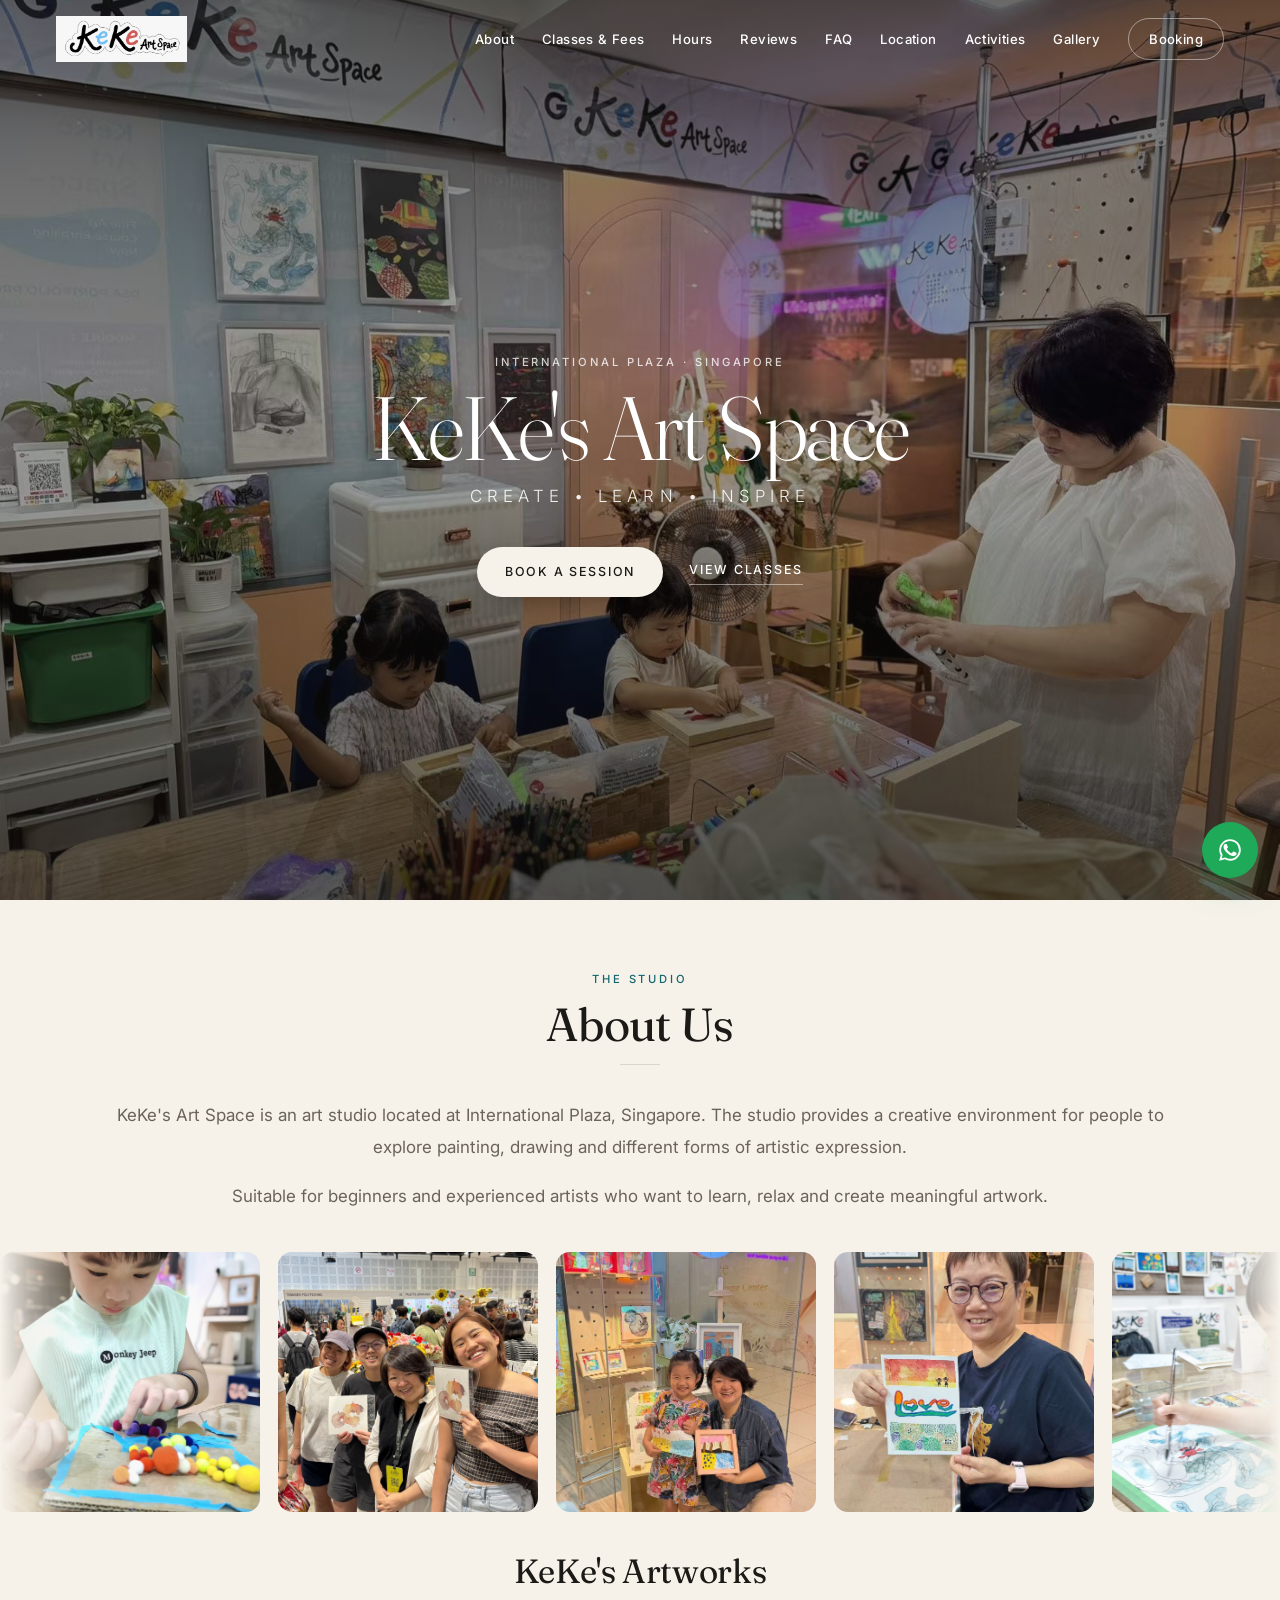
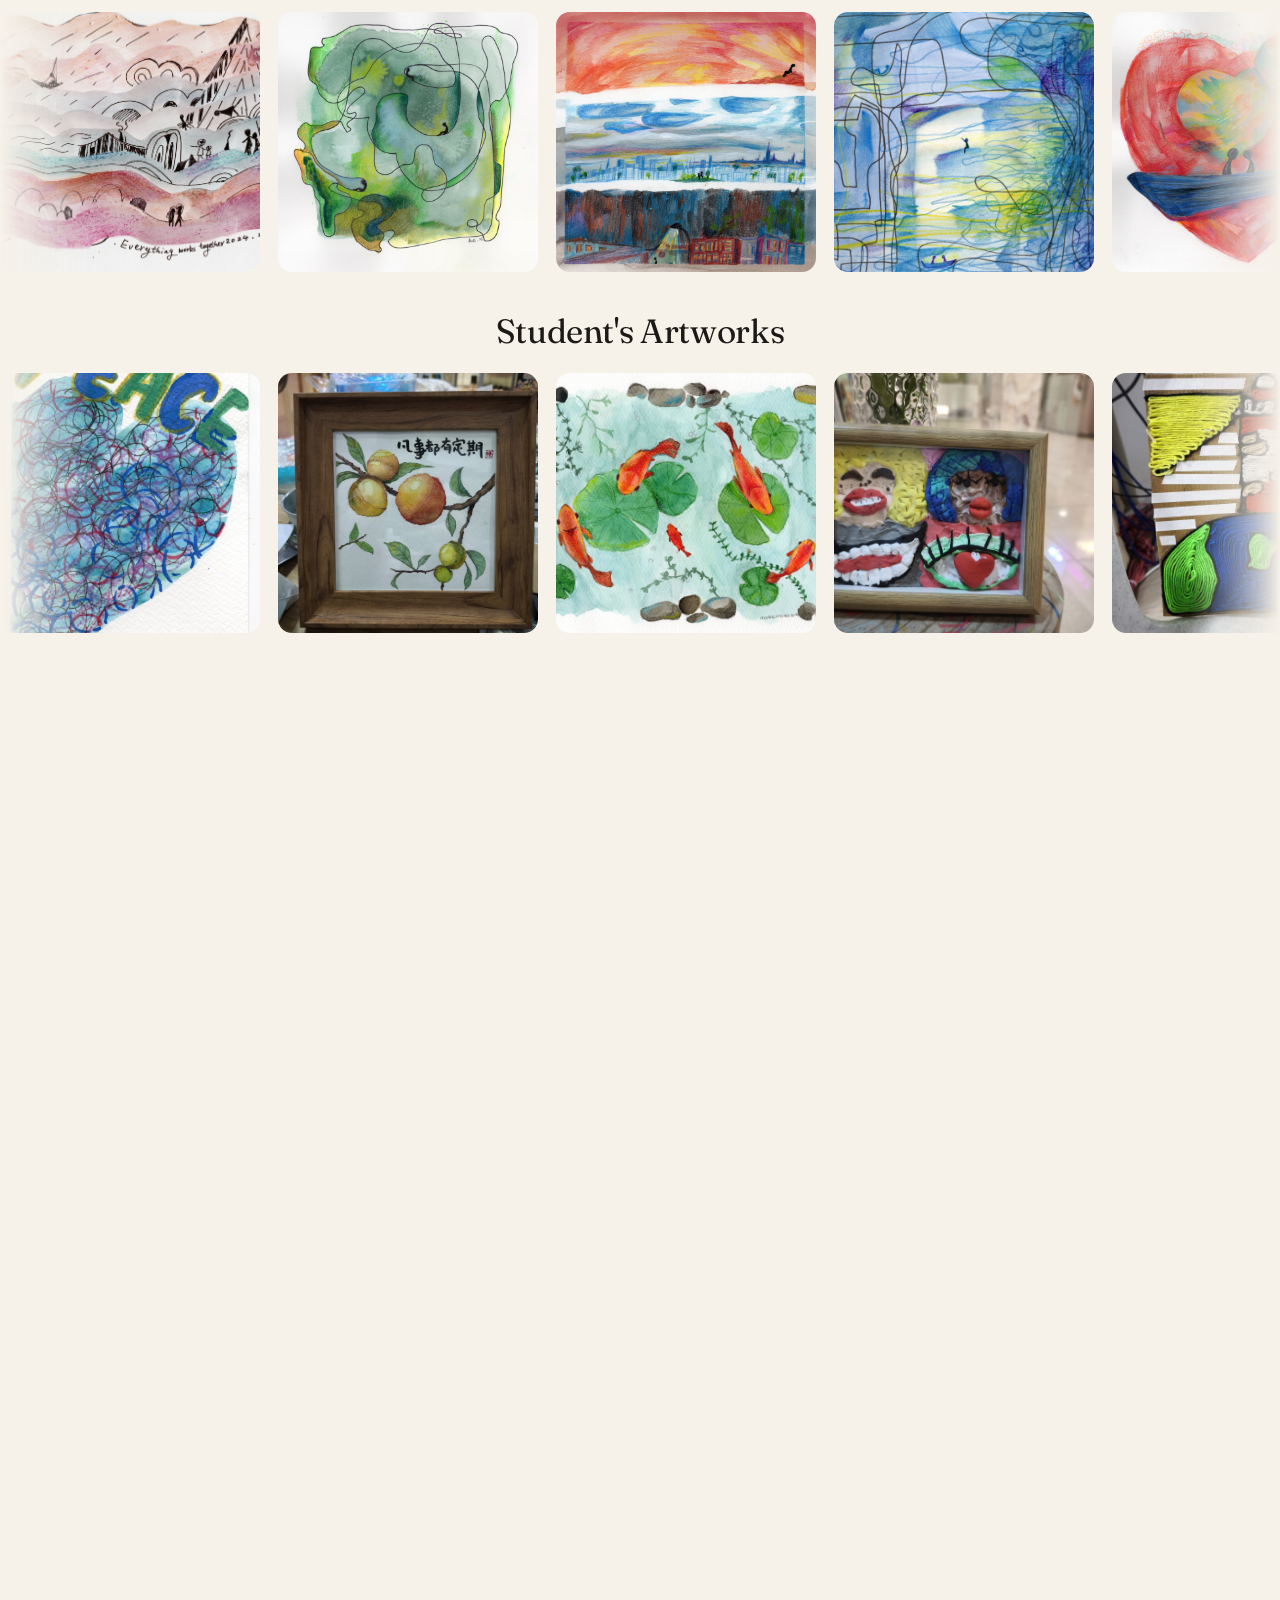
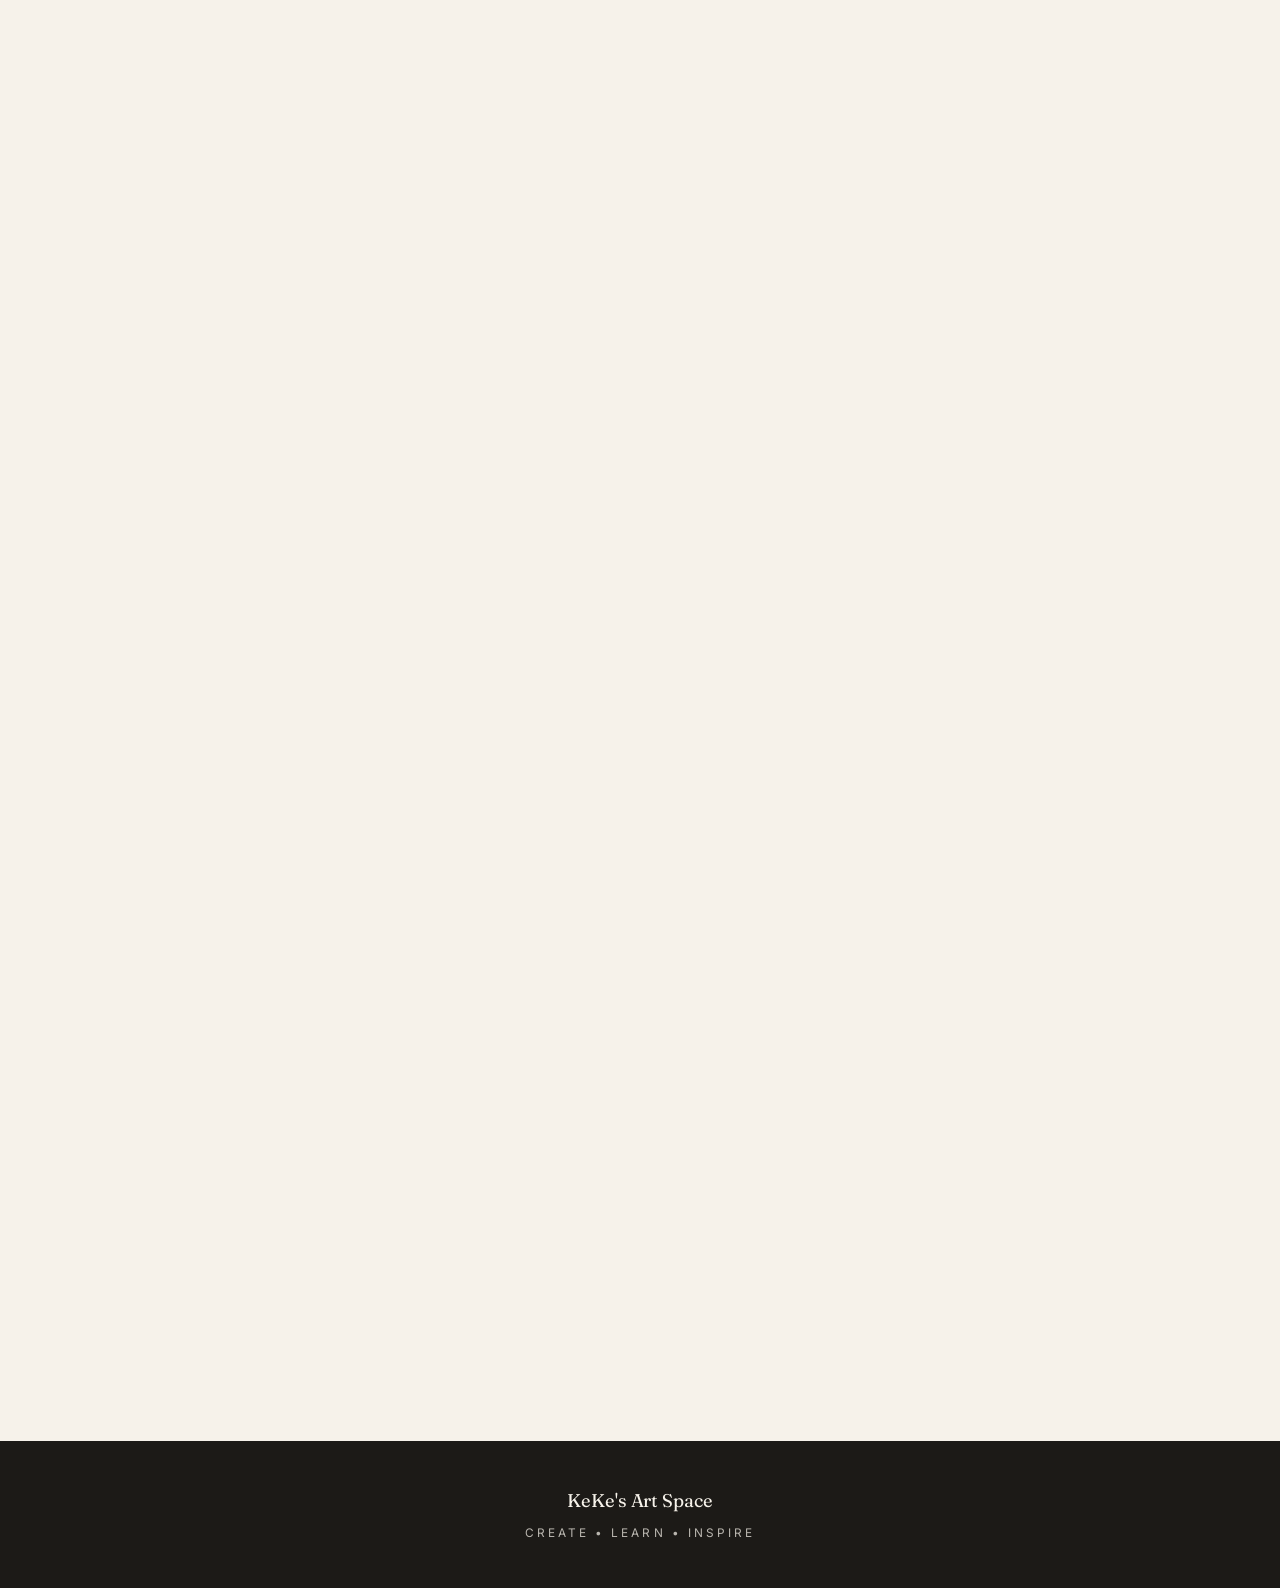
<file: index.html>
<!DOCTYPE html>
<html lang="en">
<head>
	<!-- Google tag (gtag.js) -->
	<script async src="https://www.googletagmanager.com/gtag/js?id=G-2NYCXCLY9P"></script>
	<script>
	window.dataLayer = window.dataLayer || [];
	function gtag(){dataLayer.push(arguments);}
	gtag('js', new Date());
	gtag('config', 'G-2NYCXCLY9P');
	</script>

	<meta charset="UTF-8">
	<meta name="viewport" content="width=device-width, initial-scale=1.0">
	<title>KeKe's Art Space — Art Studio in Tanjong Pagar, Singapore</title>
	<meta name="description" content="KeKe's Art Space is an art studio at International Plaza, Singapore. Creative art for children, advanced drawing for teens, DSA portfolio preparation and adult art courses.">

	<script>document.documentElement.classList.add('js');</script>

	<link rel="preconnect" href="https://fonts.googleapis.com">
	<link rel="preconnect" href="https://fonts.gstatic.com" crossorigin>
	<link href="https://fonts.googleapis.com/css2?family=Fraunces:opsz,wght@9..144,300..600&family=Inter:wght@300;400;500;600&display=swap" rel="stylesheet">

	<link rel="stylesheet" href="main.css">
	<link rel="icon" type="image/x-icon" href="images/Kekeart.jpg">
</head>
<body>

<header id="siteHeader">
	<a href="index.html" class="logo">
		<img src="images/kekebrand.jpeg" alt="KeKe Art Space">
	</a>

	<button class="nav-toggle" id="navToggle" aria-label="Toggle navigation" aria-expanded="false" aria-controls="siteNav">
		<span></span>
		<span></span>
	</button>

	<nav id="siteNav">
		<a href="#about">About</a>
		<a href="#classes">Classes &amp; Fees</a>
		<a href="#hours">Hours</a>
		<a href="#reviews">Reviews</a>
		<a href="#faq">FAQ</a>
		<a href="#location">Location</a>
		<a href="activities.html">Activities</a>
		<a href="gallery.html">Gallery</a>
		<a href="booking.html" class="nav-cta">Booking</a>
	</nav>
</header>

<div class="hero">
	<div class="hero-inner">
		<p class="eyebrow">International Plaza · Singapore</p>
		<h1>KeKe's Art Space</h1>
		<p class="hero-sub">Create • Learn • Inspire</p>

		<div class="hero-actions">
			<a class="btn btn-light" href="booking.html">Book a Session</a>
			<a class="link-underline" href="#classes">View Classes</a>
		</div>
	</div>
</div>

<section class="about-gallery" id="about">

	<div class="section-head">
		<p class="eyebrow">The Studio</p>
		<h2>About Us</h2>
	</div>

	<div class="aboutcard">
		<p>KeKe's Art Space is an art studio located at International Plaza, Singapore. The studio provides a creative environment for people to explore painting, drawing and different forms of artistic expression.</p>
		<p>Suitable for beginners and experienced artists who want to learn, relax and create meaningful artwork.</p>
	</div>

	<div class="gallery-row row-right">
		<div class="gallery-track">
			<img src="images/keke14.jpeg" alt="">
			<img src="images/keke15.jpeg" alt="">
			<img src="images/keke16.jpeg" alt="">
			<img src="images/keke21.jpeg" alt="">
			<img src="images/keke24.jpeg" alt="">
			<img src="images/keke26.jpeg" alt="">
			<img src="images/keke25.jpeg" alt="">

			<img src="images/keke14.jpeg" alt="">
			<img src="images/keke15.jpeg" alt="">
			<img src="images/keke16.jpeg" alt="">
			<img src="images/keke21.jpeg" alt="">
			<img src="images/keke24.jpeg" alt="">
			<img src="images/keke26.jpeg" alt="">
			<img src="images/keke25.jpeg" alt="">
		</div>
	</div>

	<h2 class="gallery-title">KeKe's Artworks</h2>

	<div class="gallery-row row-left">
		<div class="gallery-track">
			<img src="images/keke6.jpeg" alt="">
			<img src="images/keke7.jpeg" alt="">
			<img src="images/keke8.jpeg" alt="">
			<img src="images/keke9.jpeg" alt="">
			<img src="images/keke10.jpeg" alt="">
			<img src="images/keke11.jpeg" alt="">
			<img src="images/keke12.jpeg" alt="">
			<img src="images/keke13.jpeg" alt="">

			<img src="images/keke6.jpeg" alt="">
			<img src="images/keke7.jpeg" alt="">
			<img src="images/keke8.jpeg" alt="">
			<img src="images/keke9.jpeg" alt="">
			<img src="images/keke10.jpeg" alt="">
			<img src="images/keke11.jpeg" alt="">
			<img src="images/keke12.jpeg" alt="">
			<img src="images/keke13.jpeg" alt="">
		</div>
	</div>

	<h2 class="gallery-title">Student's Artworks</h2>

	<div class="gallery-row row-right">
		<div class="gallery-track">
			<img src="images/keke17.jpeg" alt="">
			<img src="images/keke18.jpeg" alt="">
			<img src="images/keke19.jpeg" alt="">
			<img src="images/keke20.jpeg" alt="">
			<img src="images/keke23.jpeg" alt="">
			<img src="images/keke28.jpeg" alt="">
			<img src="images/keke29.jpeg" alt="">

			<img src="images/keke17.jpeg" alt="">
			<img src="images/keke18.jpeg" alt="">
			<img src="images/keke19.jpeg" alt="">
			<img src="images/keke20.jpeg" alt="">
			<img src="images/keke23.jpeg" alt="">
			<img src="images/keke28.jpeg" alt="">
			<img src="images/keke29.jpeg" alt="">
		</div>
	</div>

</section>

<section id="classes">

	<div class="section-head">
		<p class="eyebrow">Programmes</p>
		<h2>Classes &amp; Fees</h2>
	</div>

	<div class="classes-container">

		<div class="classes-text">

			<div class="program-branch">
				<h3>Creative Art Programme</h3>
				<p>Ages 4–10 / 少儿创意课 (4–10岁)</p>
			</div>

			<div class="program-branch">
				<h3>Professional &amp; Advanced Drawing Programme</h3>
				<p>Ages 11–18 / 少年专业绘画课 (11–18岁)</p>
			</div>

			<div class="program-branch">
				<h3>DSA Portfolio Programme</h3>
				<p>For students planning to apply for DSA through Art. / DSA考学作品集指导</p>
			</div>

			<div class="program-branch">
				<h3>Adult Art Course</h3>
				<p>For adults who want to discover their passion in art. / 成人艺术课程</p>
			</div>

			<div class="fee-sheet">
				<h4>Tuition Fees 费用</h4>

				<div class="fee-row">
					<strong>Children 孩子</strong>
					<span>1 Session — SGD 60<br>5 Sessions — SGD 250</span>
				</div>

				<div class="fee-row">
					<strong>Adults 成年人</strong>
					<span>1 Session — SGD 70<br>5 Sessions — SGD 300</span>
				</div>
			</div>

			<div class="duration-tag">
				Each lesson · 90 minutes / 每节课 90分钟
			</div>

		</div>

		<div class="classes-image-wrapper">
			<img class="classes-img" src="images/keke31.jpeg" alt="Art workspace at KeKe's Art Space">

			<div class="poster-overlay">
				<strong>Customised Workshops</strong>
				<span>
					Birthday Parties · Festive Workshops · Corporate Team Building
					<br>
					By appointment only / 预约制
				</span>
			</div>
		</div>

	</div>
</section>

<section id="hours">

	<div class="section-head">
		<p class="eyebrow">Visit Us</p>
		<h2>Hours &amp; Contact</h2>
	</div>

	<div class="info">

		<div class="box">
			<h3>Opening Hours</h3>

			<div class="schedule-row">
				<span>Monday – Friday</span>
				<span>9:00 AM – 5:00 PM</span>
			</div>

			<div class="schedule-row">
				<span>Saturday</span>
				<span>10:00 AM – 4:00 PM</span>
			</div>

			<div class="schedule-row">
				<span>Sunday</span>
				<span>12:00 PM – 3:00 PM</span>
			</div>
		</div>

		<div class="box">
			<h3>Contact</h3>

			<div class="contact-person-tag">
				<strong>Contact Person:</strong> Mdm. KeKe
			</div>

			<div class="contact-method-row">
				<span class="app-label">WeChat 微信</span>
				<span>+65 8221 1204</span>
			</div>

			<div class="contact-method-row">
				<span class="app-label">WhatsApp</span>
				<span>+65 8087 7237</span>
			</div>
		</div>

	</div>
</section>

<section id="reviews">

	<div class="section-head">
		<p class="eyebrow">Kind Words</p>
		<h2>Reviews</h2>
	</div>

	<div class="review-section-wrapper">

		<div class="review-left">

			<div class="review-container">
				<button class="arrow" id="prevReview" aria-label="Previous review">❮</button>

				<div class="review-slider" id="reviewSlider"></div>

				<button class="arrow" id="nextReview" aria-label="Next review">❯</button>
			</div>

			<div class="dots" id="reviewDots"></div>

		</div>

		<div class="review-right-pic">
			<div class="review-img-holder">
				<img src="images/keke30.jpeg" alt="Keke teaching an art class">
			</div>
		</div>

	</div>

</section>

<section id="faq">

	<div class="section-head">
		<p class="eyebrow">Good to Know</p>
		<h2>Frequently Asked Questions</h2>
	</div>

	<div class="faq-list">

		<details class="faq-item">
			<summary>What art classes does KeKe's Art Space offer?</summary>
			<p>
				We offer Creative Art classes for children, Professional &amp; Advanced Drawing
				for teenagers, DSA Art Portfolio preparation, and Adult Art courses.
				Our lessons cover drawing, painting, sketching, watercolour, acrylic,
				and mixed media.
			</p>
		</details>

		<details class="faq-item">
			<summary>Where is KeKe's Art Space located?</summary>
			<p>
				Our studio is conveniently located at International Plaza,
				10 Anson Road, #02-76, Singapore 079903, just a short walk from
				Tanjong Pagar MRT Station.
			</p>
		</details>

		<details class="faq-item">
			<summary>Are beginners welcome?</summary>
			<p>
				Absolutely. Our classes are suitable for complete beginners as well as
				students with prior experience. Lessons are tailored to each student's
				skill level and learning goals.
			</p>
		</details>

		<details class="faq-item">
			<summary>Do you provide DSA Art portfolio preparation?</summary>
			<p>
				Yes. We provide personalised coaching for students applying through the
				Direct School Admission (DSA) Art programme, including portfolio
				development, artwork refinement, and interview preparation.
			</p>
		</details>

		<details class="faq-item">
			<summary>What will I learn?</summary>
			<p>
				Students learn a wide range of artistic skills including sketching,
				drawing, colouring, watercolour, acrylic painting, composition,
				perspective, colour theory, and creative expression through guided
				projects.
			</p>
		</details>

		<details class="faq-item">
			<summary>How do I book a class?</summary>
			<p>
				Booking is simple. Open the <a href="booking.html"><strong>Booking</strong></a> page, complete the
				form, and we'll contact you via WhatsApp to confirm your preferred
				class date and time.
			</p>
		</details>

	</div>
</section>

<section id="location">

	<div class="section-head">
		<p class="eyebrow">Find Us</p>
		<h2>Location</h2>
	</div>

	<div class="card">

		<p class="address">10 Anson Rd, #02-76, International Plaza, Singapore 079903</p>

		<iframe
			src="https://maps.google.com/maps?q=International%20Plaza%20Singapore&t=&z=13&ie=UTF8&iwloc=&output=embed"
			title="KeKe's Art Space Location"
			loading="lazy">
		</iframe>

	</div>

</section>

<footer>
	<p>KeKe's Art Space</p>
	<p>Create • Learn • Inspire</p>
</footer>

<a class="floating-whatsapp" href="https://wa.me/6580877237" target="_blank" rel="noopener" aria-label="Chat on WhatsApp">
	<svg viewBox="0 0 24 24" width="26" height="26" aria-hidden="true" focusable="false">
		<path fill="currentColor" d="M17.47 14.38c-.3-.15-1.76-.87-2.03-.97-.27-.1-.47-.15-.67.15-.2.3-.77.97-.94 1.17-.17.2-.35.22-.64.07-.3-.15-1.25-.46-2.38-1.47-.88-.79-1.47-1.76-1.64-2.06-.17-.3-.02-.46.13-.61.13-.13.3-.35.45-.52.15-.17.2-.3.3-.5.1-.2.05-.37-.02-.52-.07-.15-.67-1.61-.92-2.2-.24-.58-.49-.5-.67-.51h-.57c-.2 0-.52.07-.79.37-.27.3-1.04 1.02-1.04 2.48 0 1.46 1.06 2.87 1.21 3.07.15.2 2.09 3.19 5.06 4.47.71.3 1.26.48 1.69.62.71.22 1.36.19 1.87.12.57-.09 1.76-.72 2.01-1.41.25-.7.25-1.29.17-1.41-.07-.12-.27-.2-.57-.35z"/>
		<path fill="currentColor" d="M12.04 2C6.58 2 2.13 6.45 2.13 11.91c0 1.75.46 3.46 1.32 4.96L2 22l5.25-1.38a9.87 9.87 0 0 0 4.79 1.22h.01c5.46 0 9.91-4.45 9.91-9.91 0-2.65-1.03-5.14-2.9-7.01A9.83 9.83 0 0 0 12.04 2zm0 18.15h-.01c-1.49 0-2.95-.4-4.23-1.16l-.3-.18-3.14.82.84-3.06-.2-.32a8.24 8.24 0 0 1-1.26-4.36c0-4.54 3.7-8.24 8.25-8.24 2.2 0 4.27.86 5.83 2.42a8.19 8.19 0 0 1 2.41 5.83c0 4.54-3.7 8.25-8.19 8.25z"/>
	</svg>
</a>

<script>
(function () {
	var header = document.getElementById('siteHeader');
	var toggle = document.getElementById('navToggle');
	var nav = document.getElementById('siteNav');

	/* Header state on scroll */
	function onScroll() {
		if (window.scrollY > 14) { header.classList.add('scrolled'); }
		else { header.classList.remove('scrolled'); }
	}
	onScroll();
	window.addEventListener('scroll', onScroll, { passive: true });

	/* Mobile menu */
	toggle.addEventListener('click', function () {
		var open = header.classList.toggle('menu-open');
		toggle.setAttribute('aria-expanded', open ? 'true' : 'false');
	});

	nav.addEventListener('click', function (e) {
		if (e.target.tagName === 'A') {
			header.classList.remove('menu-open');
			toggle.setAttribute('aria-expanded', 'false');
		}
	});

	document.addEventListener('keydown', function (e) {
		if (e.key === 'Escape') {
			header.classList.remove('menu-open');
			toggle.setAttribute('aria-expanded', 'false');
		}
	});

	/* Section reveal */
	var sections = document.querySelectorAll('section');

	if ('IntersectionObserver' in window) {
		var io = new IntersectionObserver(function (entries) {
			entries.forEach(function (entry) {
				if (entry.isIntersecting) {
					entry.target.classList.add('show');
					io.unobserve(entry.target);
				}
			});
		}, { rootMargin: '0px 0px -8% 0px', threshold: 0.04 });

		sections.forEach(function (s) { io.observe(s); });
	} else {
		sections.forEach(function (s) { s.classList.add('show'); });
	}
})();
</script>

<script src="app.js"></script>

</body>
</html>
</file>
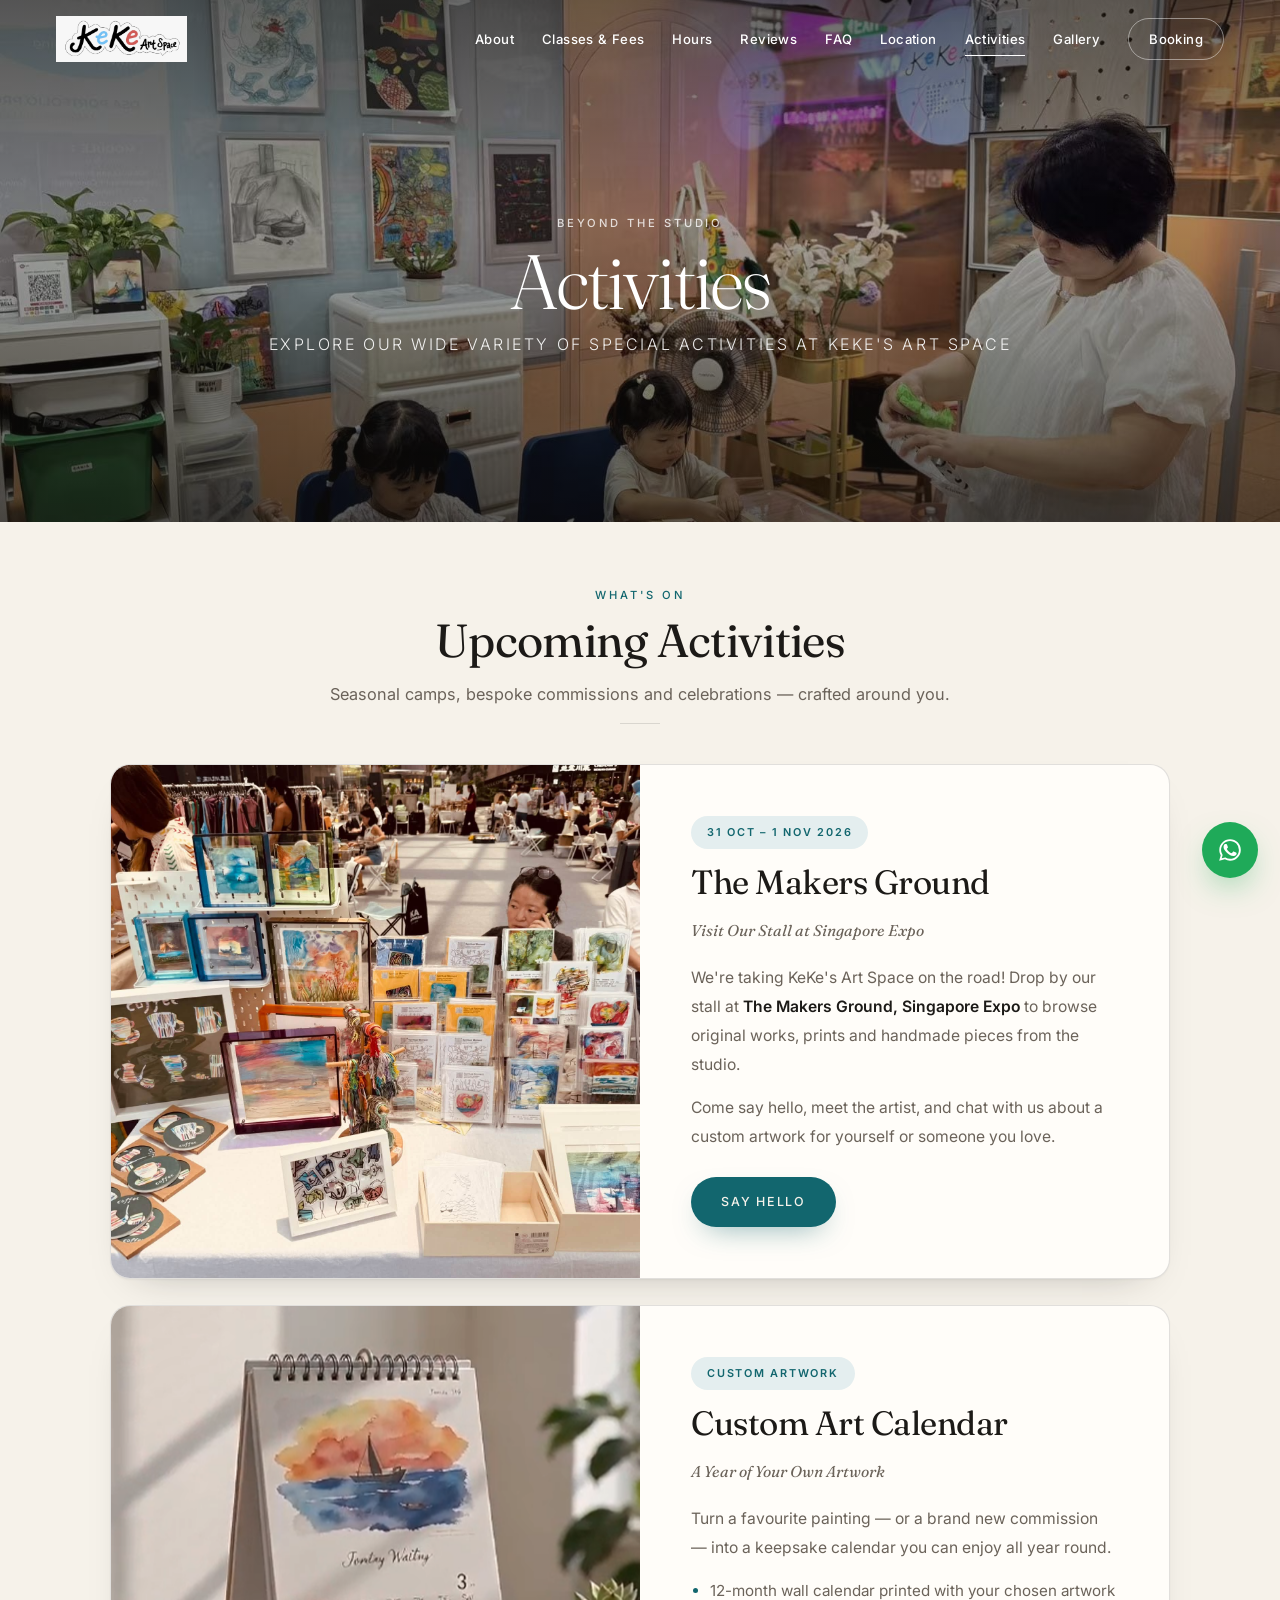
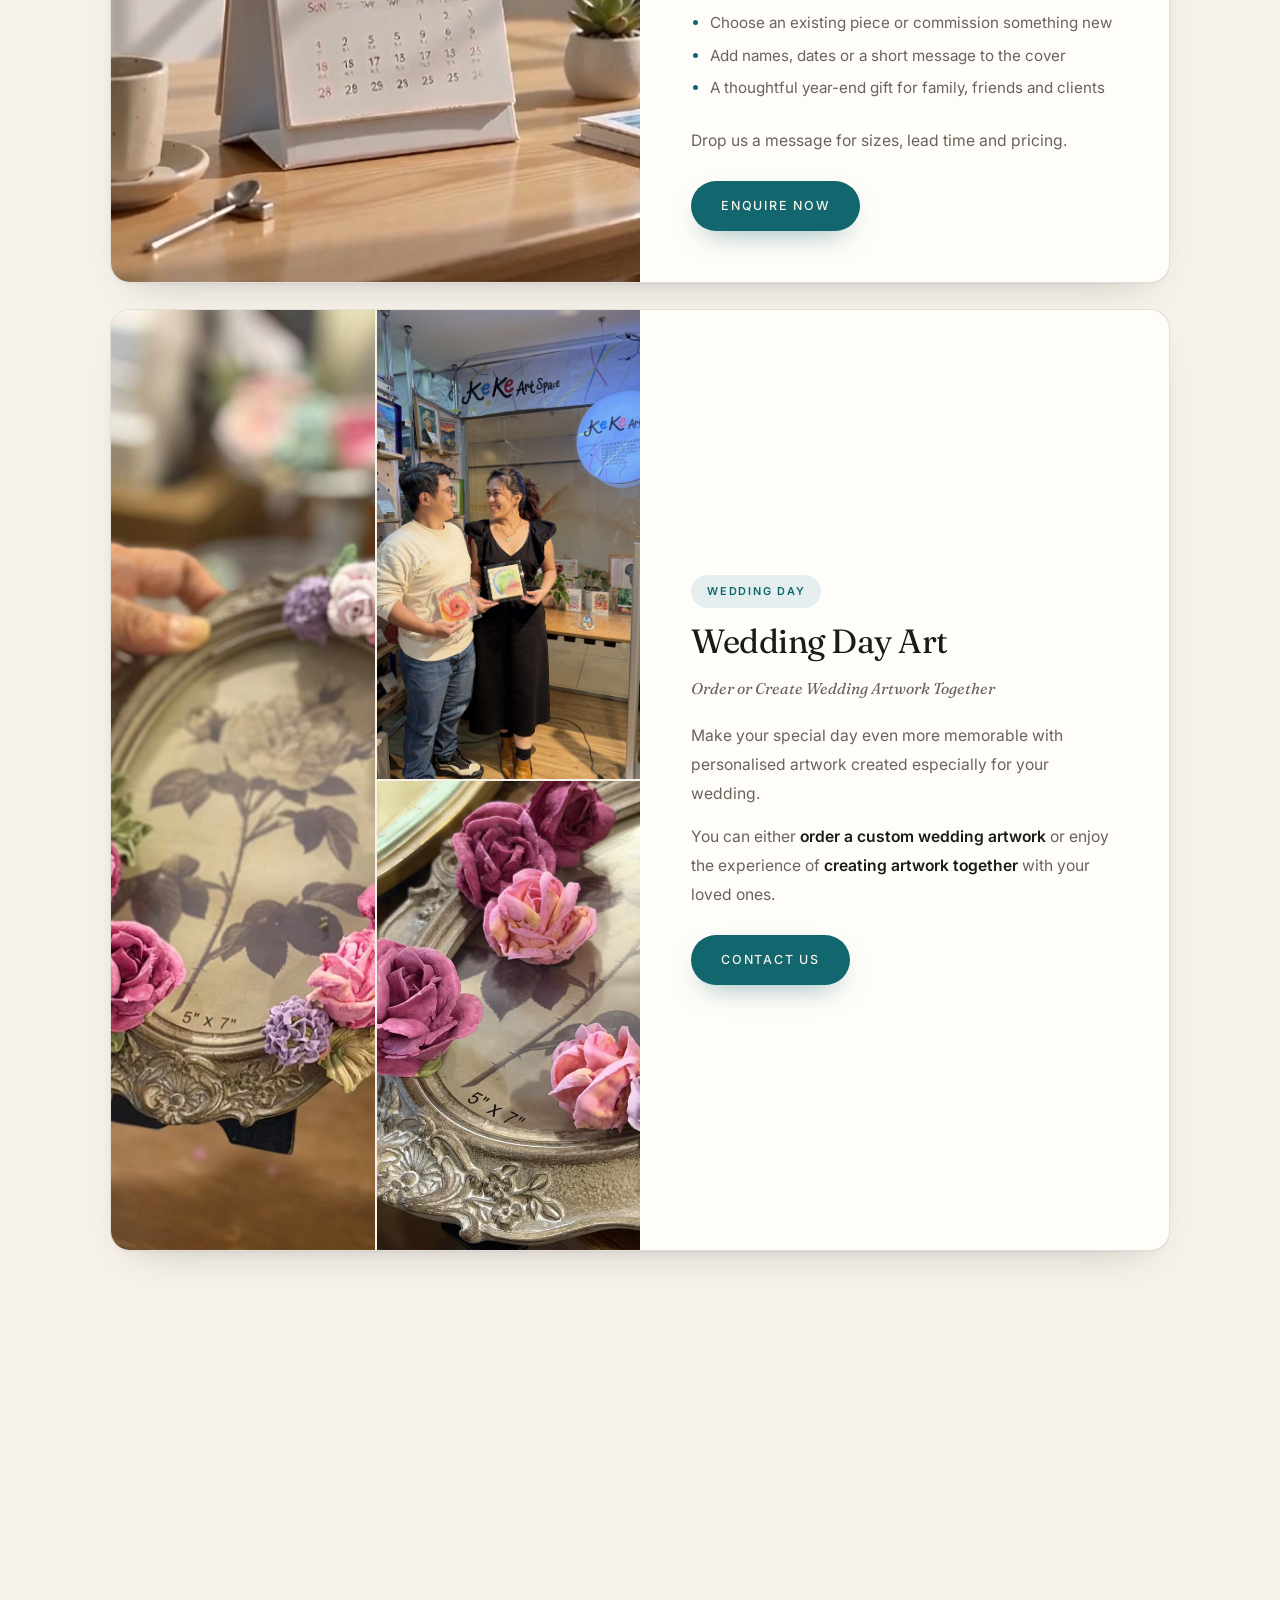
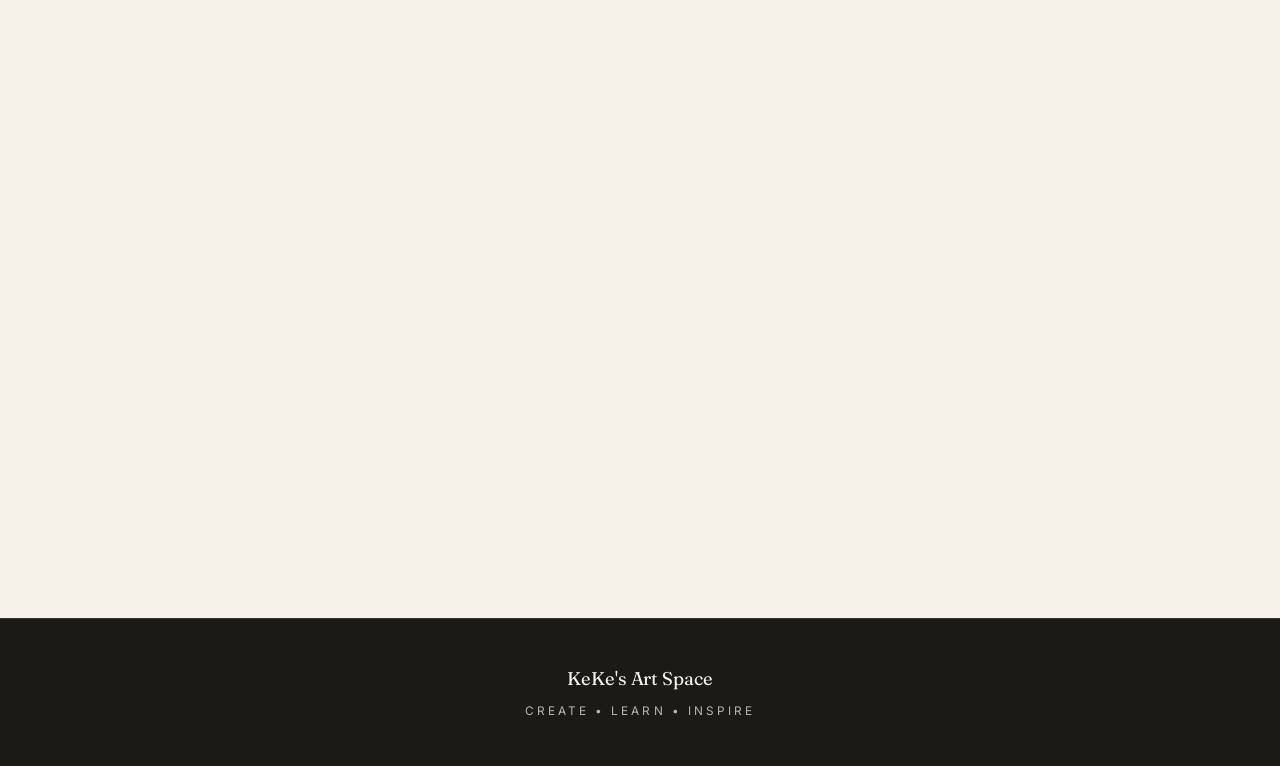
<file: activities.html>
<!DOCTYPE html>
<html lang="en">
<head>
	<script async src="https://www.googletagmanager.com/gtag/js?id=G-2NYCXCLY9P"></script>
	<script>
	window.dataLayer = window.dataLayer || [];
	function gtag(){dataLayer.push(arguments);}
	gtag('js', new Date());
	gtag('config', 'G-2NYCXCLY9P');
	</script>

	<meta charset="UTF-8">
	<meta name="viewport" content="width=device-width, initial-scale=1.0">
	<meta name="description" content="Special activities at KeKe's Art Space — wedding day art, custom artwork commissions and seasonal art camps in Singapore.">
	<title>Activities | KeKe's Art Space</title>

	<script>document.documentElement.classList.add('js');</script>

	<link rel="preconnect" href="https://fonts.googleapis.com">
	<link rel="preconnect" href="https://fonts.gstatic.com" crossorigin>
	<link href="https://fonts.googleapis.com/css2?family=Fraunces:opsz,wght@9..144,300..600&family=Inter:wght@300;400;500;600&display=swap" rel="stylesheet">

	<link rel="stylesheet" href="activities.css">
	<link rel="icon" type="image/x-icon" href="images/Kekeart.jpg">
</head>
<body>

<header id="siteHeader">
	<a href="index.html" class="logo">
		<img src="images/kekebrand.jpeg" alt="KeKe Art Space">
	</a>

	<button class="nav-toggle" id="navToggle" aria-label="Toggle navigation" aria-expanded="false" aria-controls="siteNav">
		<span></span>
		<span></span>
	</button>

	<nav id="siteNav">
		<a href="index.html#about">About</a>
		<a href="index.html#classes">Classes &amp; Fees</a>
		<a href="index.html#hours">Hours</a>
		<a href="index.html#reviews">Reviews</a>
		<a href="index.html#faq">FAQ</a>
		<a href="index.html#location">Location</a>
		<a href="activities.html" class="active">Activities</a>
		<a href="gallery.html">Gallery</a>
		<a href="booking.html" class="nav-cta">Booking</a>
	</nav>
</header>

<div class="hero activities-hero">
	<div class="hero-inner">
		<p class="eyebrow">Beyond the Studio</p>
		<h1>Activities</h1>
		<p class="hero-sub">Explore our wide variety of special activities at KeKe's Art Space</p>
	</div>
</div>

<main>

	<section class="section" id="activities">

		<div class="section-head">
			<p class="eyebrow">What's On</p>
			<h2>Upcoming Activities</h2>
			<p class="section-sub">Seasonal camps, bespoke commissions and celebrations — crafted around you.</p>
		</div>

		<div class="activities-list">

			<!-- ============================================================
			     SEPTEMBER YARN CAMP — commented out
			     ============================================================
			<article class="activity-card">

				<div class="activity-images activity-images--pair">
					<img src="images/sepcamp1.jpeg" alt="September Yarn Camp artwork">
					<img src="images/sepcamp2.jpeg" alt="September Yarn Camp artwork">
				</div>

				<div class="activity-content">
					<span class="activity-label">3 – 5 September</span>
					<h3>September Yarn Camp</h3>
					<p class="activity-subtitle">Making Art From Yarn</p>

					<p>Join us for a fun and creative yarn art camp where participants can explore different ways of creating artwork using yarn.</p>
					<p>Learn, experiment and create your own unique yarn artwork in a fun and friendly environment.</p>

					<a href="index.html#location" class="btn btn-primary">Contact Us</a>
				</div>

			</article>
			-->

			<!-- ============================================================
			     THE MAKERS GROUND @ EXPO — stall
			     Replace the .img-placeholder block with:
			     <img src="images/makers-ground.jpg" alt="KeKe's Art Space stall at The Makers Ground, Singapore Expo">
			     ============================================================ -->
			<article class="activity-card">

				<div class="activity-images activity-images--single">
						<img src="images/MAKERS-GROUND.jpeg" alt="Custom art calendar by KeKe's Art Space">
				</div>

				<div class="activity-content">

					<span class="activity-label">31 Oct – 1 Nov 2026</span>

					<h3>The Makers Ground</h3>

					<p class="activity-subtitle">
						Visit Our Stall at Singapore Expo
					</p>

					<p>
						We're taking KeKe's Art Space on the road! Drop by our stall at
						<strong>The Makers Ground, Singapore Expo</strong> to browse original
						works, prints and handmade pieces from the studio.
					</p>

					<p>
						Come say hello, meet the artist, and chat with us about a custom
						artwork for yourself or someone you love.
					</p>

					<a href="https://wa.me/6580877237" class="btn btn-primary" target="_blank" rel="noopener">Say Hello</a>

				</div>

			</article>

			<!-- ============================================================
			     CUSTOM ART CALENDAR
			     Replace the .img-placeholder block with:
			     
			     ============================================================ -->
			<article class="activity-card">

				<div class="activity-images activity-images--single">
						<img src="images/CALENDER3.png" alt="Custom art calendar by KeKe's Art Space">
				</div>

				<div class="activity-content">

					<span class="activity-label">Custom Artwork</span>

					<h3>Custom Art Calendar</h3>

					<p class="activity-subtitle">
						A Year of Your Own Artwork
					</p>

					<p>
						Turn a favourite painting — or a brand new commission — into a
						keepsake calendar you can enjoy all year round.
					</p>

					<!-- Placeholder product info — edit the details below as needed -->
					<ul class="product-info">
						<li>12-month wall calendar printed with your chosen artwork</li>
						<li>Choose an existing piece or commission something new</li>
						<li>Add names, dates or a short message to the cover</li>
						<li>A thoughtful year-end gift for family, friends and clients</li>
					</ul>

					<p>
						Drop us a message for sizes, lead time and pricing.
					</p>

					<a href="https://wa.me/6580877237" class="btn btn-primary" target="_blank" rel="noopener">Enquire Now</a>

				</div>

			</article>

			<!-- ============================================================
			     WEDDING DAY ART
			     ============================================================ -->
			<article class="activity-card">

				<div class="activity-images activity-images--trio">
					<img src="images/wedpic1.jpeg" alt="Wedding Day artwork">
					<img src="images/wedpic2.jpeg" alt="Wedding Day artwork">
					<img src="images/wedpic3.jpeg" alt="Wedding Day artwork">
				</div>

				<div class="activity-content">

					<span class="activity-label">Wedding Day</span>

					<h3>Wedding Day Art</h3>

					<p class="activity-subtitle">
						Order or Create Wedding Artwork Together
					</p>

					<p>
						Make your special day even more memorable with personalised
						artwork created especially for your wedding.
					</p>

					<p>
						You can either <strong>order a custom wedding artwork</strong>
						or enjoy the experience of <strong>creating artwork together</strong>
						with your loved ones.
					</p>

					<a href="index.html#location" class="btn btn-primary">Contact Us</a>

				</div>

			</article>

			<!-- ============================================================
			     CUSTOM ART
			     ============================================================ -->
			<article class="activity-card">

				<div class="activity-images activity-images--single">
					<img src="images/keke27.jpeg" alt="Custom artwork by KeKe's Art Space">
				</div>

				<div class="activity-content">

					<span class="activity-label">Custom Artwork</span>

					<h3>Custom Art</h3>

					<p class="activity-subtitle">
						Bring Your Ideas to Life
					</p>

					<p>
						Looking for something personal and unique?
						Commission a custom artwork made specially for you.
					</p>

					<p>
						Whether it is a gift, a special memory, home decoration,
						or something completely different, let's create it together.
					</p>

					<a href="index.html#location" class="btn btn-primary">Enquire Now</a>

				</div>

			</article>

		</div>

	</section>

	<section class="section cta-section">
		<div class="cta-inner">
			<p class="eyebrow">Let's Create</p>
			<h2>Have Something in Mind?</h2>
			<p>Tell us about your idea — a celebration, a gift, a workshop — and we'll help you shape it into artwork.</p>
			<a href="https://wa.me/6580877237" class="btn btn-light" target="_blank" rel="noopener">Chat on WhatsApp</a>
		</div>
	</section>

</main>

<a href="https://wa.me/6580877237" class="floating-whatsapp" target="_blank" rel="noopener" aria-label="Chat on WhatsApp">
	<svg viewBox="0 0 24 24" width="26" height="26" aria-hidden="true" focusable="false">
		<path fill="currentColor" d="M17.47 14.38c-.3-.15-1.76-.87-2.03-.97-.27-.1-.47-.15-.67.15-.2.3-.77.97-.94 1.17-.17.2-.35.22-.64.07-.3-.15-1.25-.46-2.38-1.47-.88-.79-1.47-1.76-1.64-2.06-.17-.3-.02-.46.13-.61.13-.13.3-.35.45-.52.15-.17.2-.3.3-.5.1-.2.05-.37-.02-.52-.07-.15-.67-1.61-.92-2.2-.24-.58-.49-.5-.67-.51h-.57c-.2 0-.52.07-.79.37-.27.3-1.04 1.02-1.04 2.48 0 1.46 1.06 2.87 1.21 3.07.15.2 2.09 3.19 5.06 4.47.71.3 1.26.48 1.69.62.71.22 1.36.19 1.87.12.57-.09 1.76-.72 2.01-1.41.25-.7.25-1.29.17-1.41-.07-.12-.27-.2-.57-.35z"/>
		<path fill="currentColor" d="M12.04 2C6.58 2 2.13 6.45 2.13 11.91c0 1.75.46 3.46 1.32 4.96L2 22l5.25-1.38a9.87 9.87 0 0 0 4.79 1.22h.01c5.46 0 9.91-4.45 9.91-9.91 0-2.65-1.03-5.14-2.9-7.01A9.83 9.83 0 0 0 12.04 2zm0 18.15h-.01c-1.49 0-2.95-.4-4.23-1.16l-.3-.18-3.14.82.84-3.06-.2-.32a8.24 8.24 0 0 1-1.26-4.36c0-4.54 3.7-8.24 8.25-8.24 2.2 0 4.27.86 5.83 2.42a8.19 8.19 0 0 1 2.41 5.83c0 4.54-3.7 8.25-8.19 8.25z"/>
	</svg>
</a>

<footer>
	<p>KeKe's Art Space</p>
	<p>Create • Learn • Inspire</p>
</footer>

<script>
(function () {
	/* Header scroll state */
	var header = document.getElementById('siteHeader');

	function onScroll() {
		if (window.scrollY > 14) { header.classList.add('scrolled'); }
		else { header.classList.remove('scrolled'); }
	}
	onScroll();
	window.addEventListener('scroll', onScroll, { passive: true });

	/* Mobile menu */
	var toggle = document.getElementById('navToggle');
	var nav = document.getElementById('siteNav');

	toggle.addEventListener('click', function () {
		var open = header.classList.toggle('menu-open');
		toggle.setAttribute('aria-expanded', open ? 'true' : 'false');
	});

	nav.addEventListener('click', function (e) {
		if (e.target.tagName === 'A') {
			header.classList.remove('menu-open');
			toggle.setAttribute('aria-expanded', 'false');
		}
	});

	document.addEventListener('keydown', function (e) {
		if (e.key === 'Escape') {
			header.classList.remove('menu-open');
			toggle.setAttribute('aria-expanded', 'false');
		}
	});

	/* Section reveal */
	var sections = document.querySelectorAll('section');

	if ('IntersectionObserver' in window) {
		var io = new IntersectionObserver(function (entries) {
			entries.forEach(function (entry) {
				if (entry.isIntersecting) {
					entry.target.classList.add('show');
					io.unobserve(entry.target);
				}
			});
		}, { rootMargin: '0px 0px -8% 0px', threshold: 0.04 });

		sections.forEach(function (s) { io.observe(s); });
	} else {
		sections.forEach(function (s) { s.classList.add('show'); });
	}

	/* Activity card reveal with stagger */
	var cards = document.querySelectorAll('.activity-card');

	if ('IntersectionObserver' in window) {
		var cardObserver = new IntersectionObserver(function (entries) {
			entries.forEach(function (entry) {
				if (entry.isIntersecting) {
					entry.target.classList.add('show');
					cardObserver.unobserve(entry.target);
				}
			});
		}, { rootMargin: '0px 0px -10% 0px', threshold: 0.12 });

		cards.forEach(function (card, i) {
			card.style.transitionDelay = (i * 0.08) + 's';
			cardObserver.observe(card);
		});
	} else {
		cards.forEach(function (card) { card.classList.add('show'); });
	}
})();
</script>

</body>
</html>
</file>
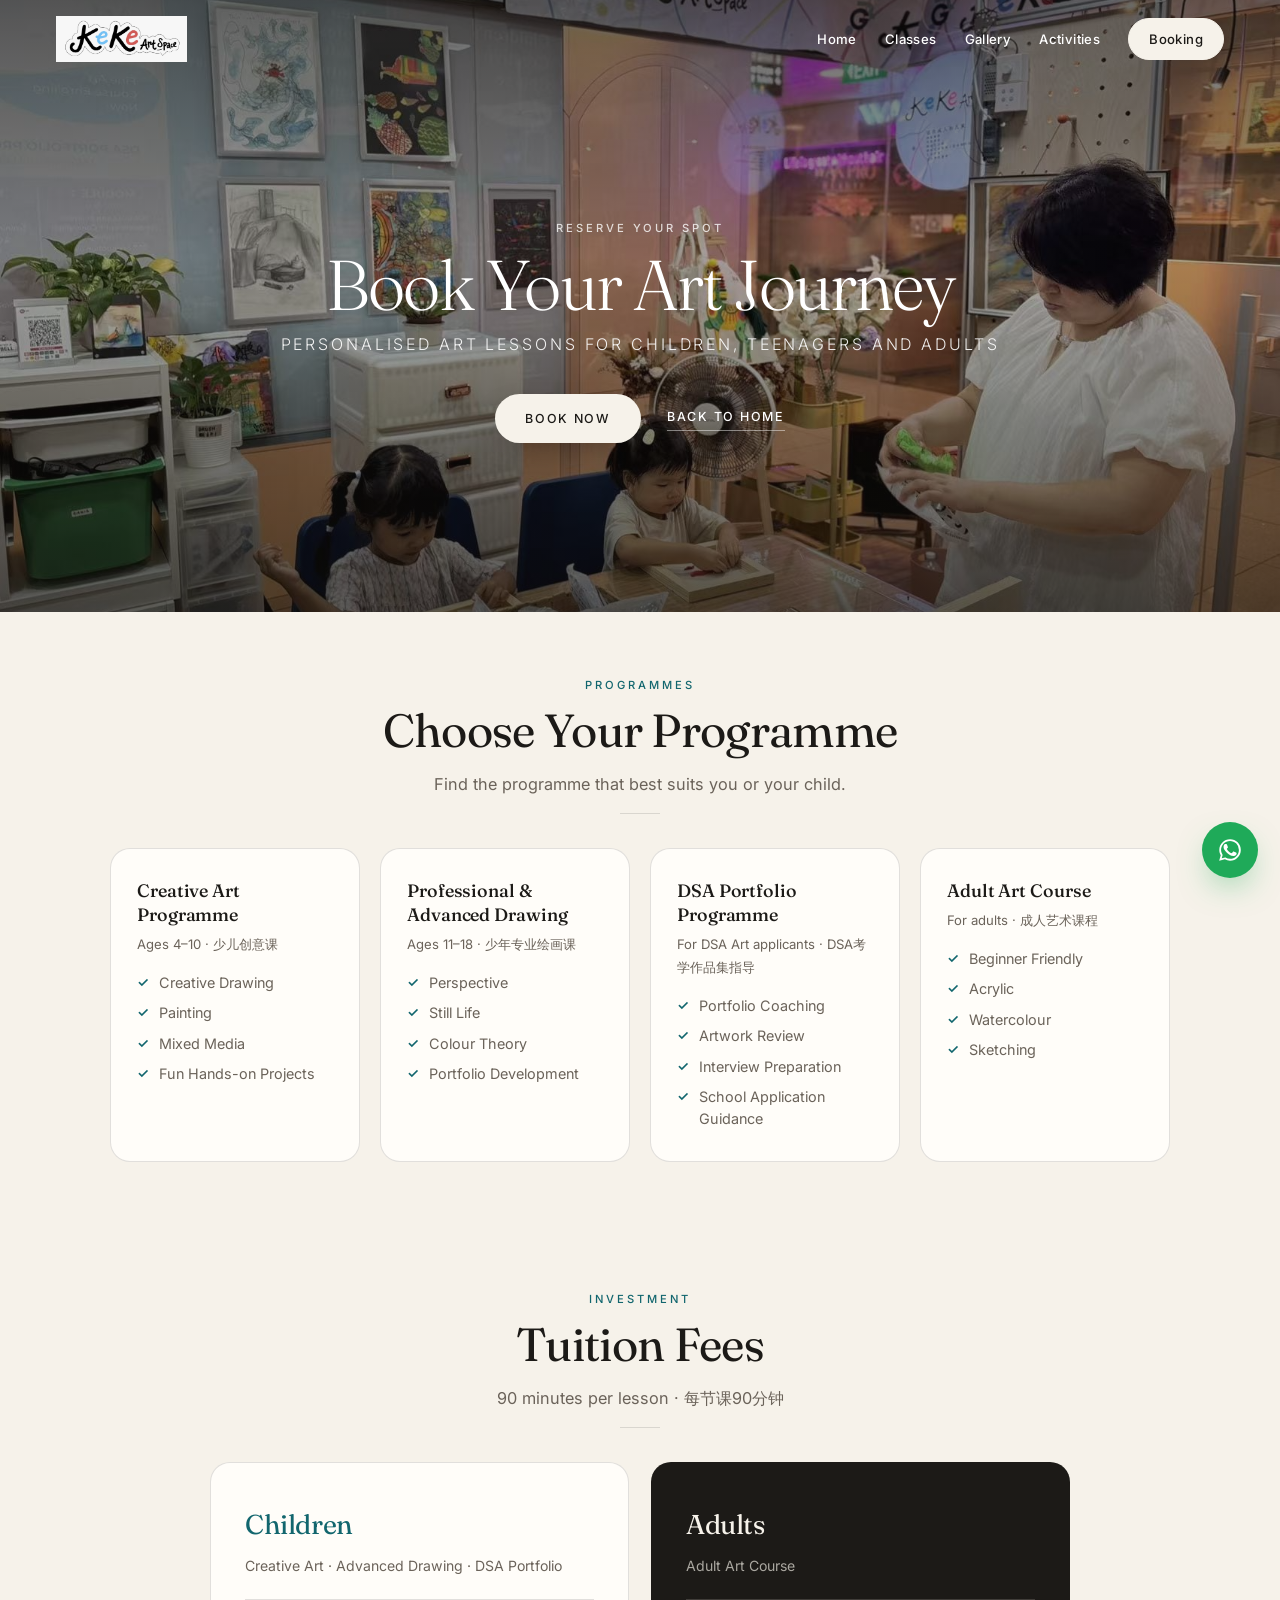
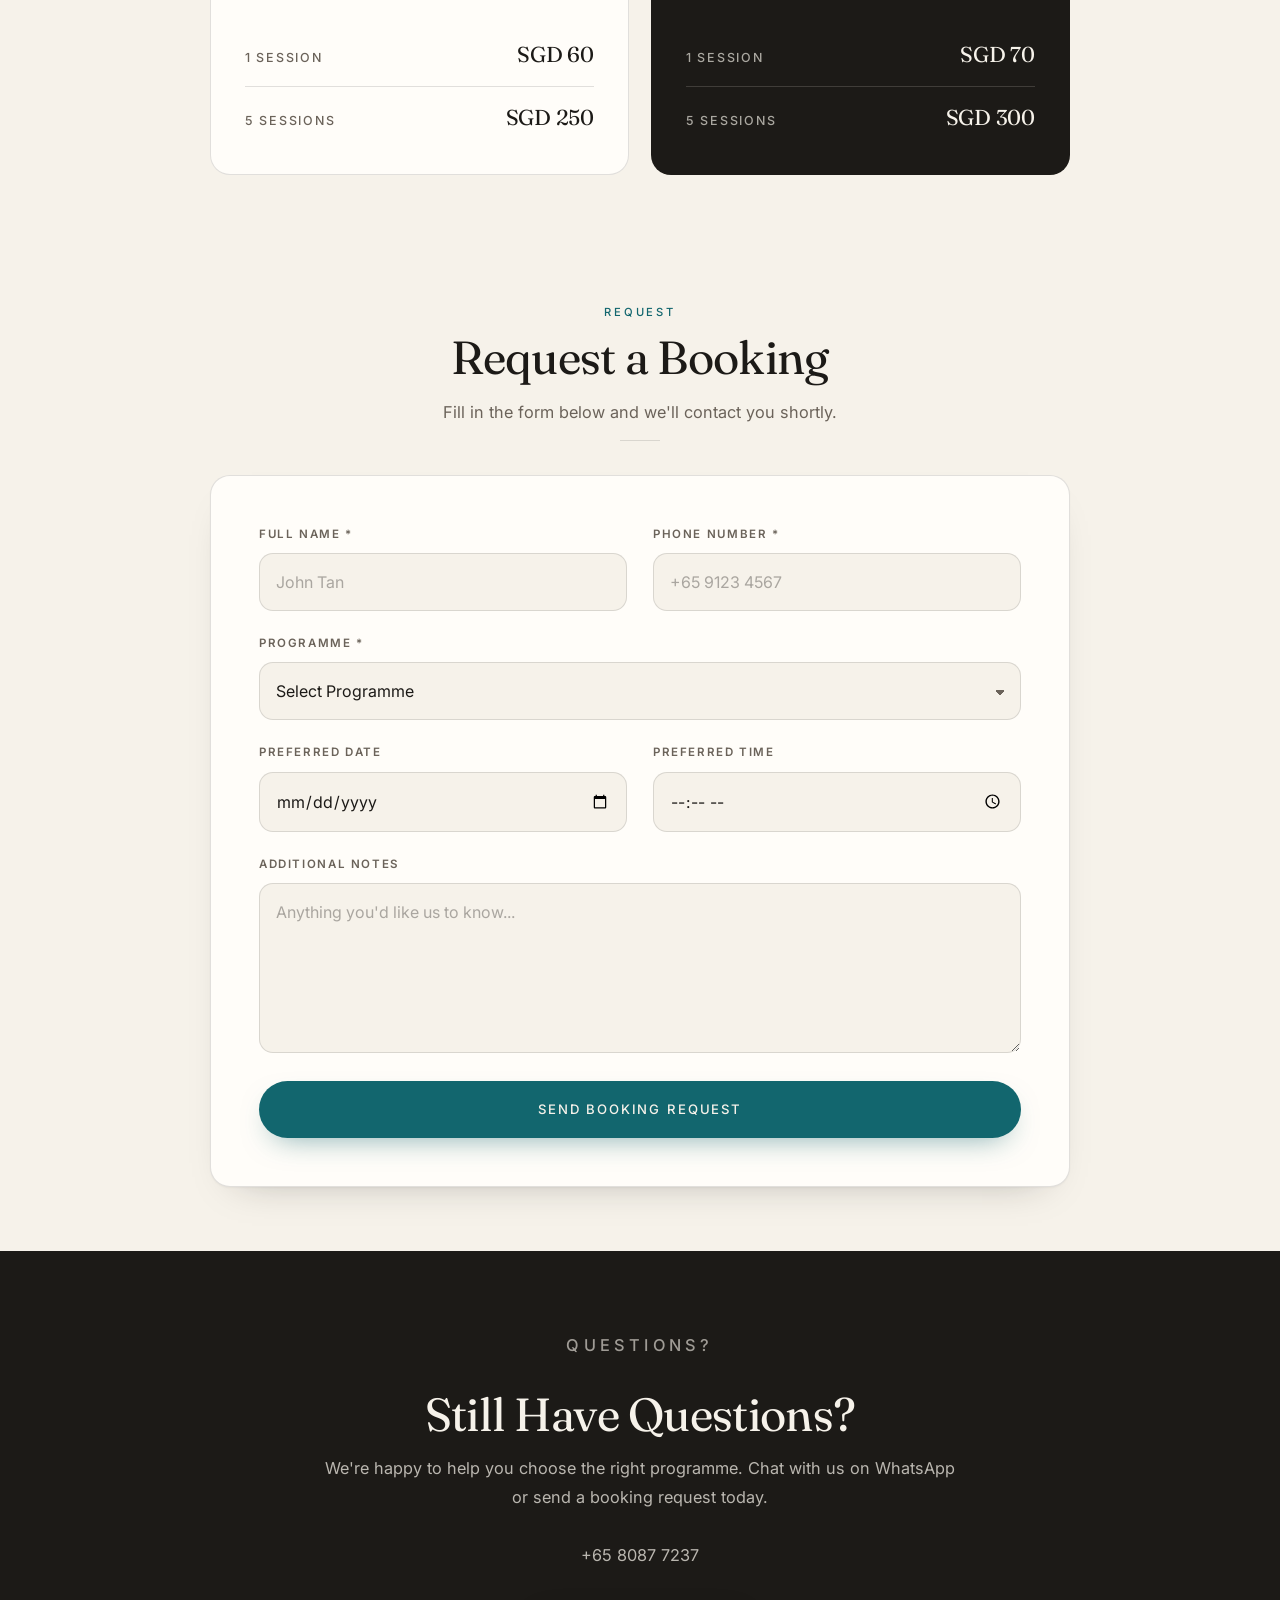
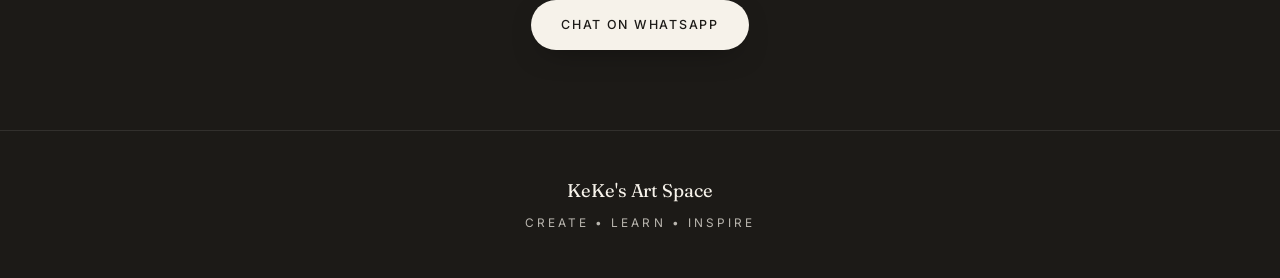
<file: booking.html>
<!DOCTYPE html>
<html lang="en">
<head>
	<script async src="https://www.googletagmanager.com/gtag/js?id=G-2NYCXCLY9P"></script>
	<script>
	window.dataLayer = window.dataLayer || [];
	function gtag(){dataLayer.push(arguments);}
	gtag('js', new Date());
	gtag('config', 'G-2NYCXCLY9P');
	</script>

	<meta charset="UTF-8">
	<meta name="viewport" content="width=device-width, initial-scale=1.0">
	<meta name="description" content="Book an art class at KeKe's Art Space. Creative art, advanced drawing, DSA portfolio and adult art courses in Singapore.">
	<title>Book a Class | KeKe's Art Space</title>

	<script>document.documentElement.classList.add('js');</script>

	<link rel="preconnect" href="https://fonts.googleapis.com">
	<link rel="preconnect" href="https://fonts.gstatic.com" crossorigin>
	<link href="https://fonts.googleapis.com/css2?family=Fraunces:opsz,wght@9..144,300..600&family=Inter:wght@300;400;500;600&display=swap" rel="stylesheet">

	<link rel="stylesheet" href="booking.css">
	<link rel="icon" type="image/x-icon" href="images/Kekeart.jpg">
</head>
<body>

<header id="siteHeader">
	<a href="index.html" class="logo">
		<img src="images/kekebrand.jpeg" alt="KeKe Art Space">
	</a>

	<button class="nav-toggle" id="navToggle" aria-label="Toggle navigation" aria-expanded="false" aria-controls="siteNav">
		<span></span>
		<span></span>
	</button>

	<nav id="siteNav">
		<a href="index.html">Home</a>
		<a href="index.html#classes">Classes</a>
		<a href="gallery.html">Gallery</a>
		<a href="activities.html">Activities</a>
		<a href="booking.html" class="nav-cta active">Booking</a>
	</nav>
</header>

<div class="hero booking-hero">
	<div class="hero-inner">
		<p class="eyebrow">Reserve Your Spot</p>
		<h1>Book Your Art Journey</h1>
		<p class="hero-sub">Personalised art lessons for children, teenagers and adults</p>

		<div class="hero-actions">
			<a href="#booking-form" class="btn btn-light">Book Now</a>
			<a href="index.html" class="link-underline">Back to Home</a>
		</div>
	</div>
</div>

<main>

	<!-- Programmes -->
	<section class="section" id="programmes">

		<div class="section-head">
			<p class="eyebrow">Programmes</p>
			<h2>Choose Your Programme</h2>
			<p class="section-sub">Find the programme that best suits you or your child.</p>
		</div>

		<div class="programmes-grid">

			<article class="programme-card" data-programme="creative">
				<h3>Creative Art Programme</h3>
				<p class="programme-meta">Ages 4–10 · 少儿创意课</p>
				<ul>
					<li>Creative Drawing</li>
					<li>Painting</li>
					<li>Mixed Media</li>
					<li>Fun Hands-on Projects</li>
				</ul>
			</article>

			<article class="programme-card" data-programme="advanced">
				<h3>Professional &amp; Advanced Drawing</h3>
				<p class="programme-meta">Ages 11–18 · 少年专业绘画课</p>
				<ul>
					<li>Perspective</li>
					<li>Still Life</li>
					<li>Colour Theory</li>
					<li>Portfolio Development</li>
				</ul>
			</article>

			<article class="programme-card" data-programme="dsa">
				<h3>DSA Portfolio Programme</h3>
				<p class="programme-meta">For DSA Art applicants · DSA考学作品集指导</p>
				<ul>
					<li>Portfolio Coaching</li>
					<li>Artwork Review</li>
					<li>Interview Preparation</li>
					<li>School Application Guidance</li>
				</ul>
			</article>

			<article class="programme-card" data-programme="adult">
				<h3>Adult Art Course</h3>
				<p class="programme-meta">For adults · 成人艺术课程</p>
				<ul>
					<li>Beginner Friendly</li>
					<li>Acrylic</li>
					<li>Watercolour</li>
					<li>Sketching</li>
				</ul>
			</article>

		</div>

	</section>

	<!-- Fees -->
	<section class="section fees-section">

		<div class="section-head">
			<p class="eyebrow">Investment</p>
			<h2>Tuition Fees</h2>
			<p class="section-sub">90 minutes per lesson · 每节课90分钟</p>
		</div>

		<div class="pricing-grid">

			<div class="price-card">
				<h3>Children</h3>
				<p class="price-desc">Creative Art · Advanced Drawing · DSA Portfolio</p>

				<div class="price-row">
					<span class="price-label">1 Session</span>
					<span class="price-value">SGD 60</span>
				</div>

				<div class="price-row">
					<span class="price-label">5 Sessions</span>
					<span class="price-value">SGD 250</span>
				</div>
			</div>

			<div class="price-card price-card-dark">
				<h3>Adults</h3>
				<p class="price-desc">Adult Art Course</p>

				<div class="price-row">
					<span class="price-label">1 Session</span>
					<span class="price-value">SGD 70</span>
				</div>

				<div class="price-row">
					<span class="price-label">5 Sessions</span>
					<span class="price-value">SGD 300</span>
				</div>
			</div>

		</div>

	</section>

	<!-- Booking form -->
	<section class="section" id="booking-form">

		<div class="section-head">
			<p class="eyebrow">Request</p>
			<h2>Request a Booking</h2>
			<p class="section-sub">Fill in the form below and we'll contact you shortly.</p>
		</div>

		<form id="bookingForm" class="booking-form">

			<div class="form-group">
				<label for="name">Full Name *</label>
				<input type="text" id="name" name="name" placeholder="John Tan" required>
			</div>

			<div class="form-group">
				<label for="phone">Phone Number *</label>
				<input type="tel" id="phone" name="phone" placeholder="+65 9123 4567" required>
			</div>

			<div class="form-group form-full">
				<label for="programme">Programme *</label>
				<select id="programme" name="programme" required>
					<option value="">Select Programme</option>
					<option value="Creative Art Programme">Creative Art Programme (4–10)</option>
					<option value="Professional & Advanced Drawing">Professional &amp; Advanced Drawing (11–18)</option>
					<option value="DSA Portfolio Programme">DSA Portfolio Programme</option>
					<option value="Adult Art Course">Adult Art Course</option>
					<option value="September Yarn Camp">September Yarn Camp</option>
					<option value="Wedding Art">Wedding Art</option>
					<option value="Custom Art">Custom-made Art</option>
				</select>
			</div>

			<div class="form-group">
				<label for="date">Preferred Date</label>
				<input type="date" id="date" name="date">
			</div>

			<div class="form-group">
				<label for="time">Preferred Time</label>
				<input type="time" id="time" name="time">
			</div>

			<div class="form-group form-full">
				<label for="notes">Additional Notes</label>
				<textarea id="notes" name="notes" rows="5" placeholder="Anything you'd like us to know..."></textarea>
			</div>

			<button type="submit" class="btn btn-primary btn-large">
				Send Booking Request
			</button>

		</form>

	</section>

	<!-- CTA -->
	<section class="section cta-section">
		<div class="cta-inner">
			<p class="eyebrow">Questions?</p>
			<h2>Still Have Questions?</h2>
			<p>We're happy to help you choose the right programme. Chat with us on WhatsApp or send a booking request today.</p>
			<p>+65 8087 7237</p>
			<a href="https://wa.me/6580877237" class="btn btn-light" target="_blank" rel="noopener">Chat on WhatsApp</a>
		</div>
	</section>

</main>

<a href="https://wa.me/6580877237" class="floating-whatsapp" target="_blank" rel="noopener" aria-label="Chat on WhatsApp">
	<svg viewBox="0 0 24 24" width="26" height="26" aria-hidden="true" focusable="false">
		<path fill="currentColor" d="M17.47 14.38c-.3-.15-1.76-.87-2.03-.97-.27-.1-.47-.15-.67.15-.2.3-.77.97-.94 1.17-.17.2-.35.22-.64.07-.3-.15-1.25-.46-2.38-1.47-.88-.79-1.47-1.76-1.64-2.06-.17-.3-.02-.46.13-.61.13-.13.3-.35.45-.52.15-.17.2-.3.3-.5.1-.2.05-.37-.02-.52-.07-.15-.67-1.61-.92-2.2-.24-.58-.49-.5-.67-.51h-.57c-.2 0-.52.07-.79.37-.27.3-1.04 1.02-1.04 2.48 0 1.46 1.06 2.87 1.21 3.07.15.2 2.09 3.19 5.06 4.47.71.3 1.26.48 1.69.62.71.22 1.36.19 1.87.12.57-.09 1.76-.72 2.01-1.41.25-.7.25-1.29.17-1.41-.07-.12-.27-.2-.57-.35z"/>
		<path fill="currentColor" d="M12.04 2C6.58 2 2.13 6.45 2.13 11.91c0 1.75.46 3.46 1.32 4.96L2 22l5.25-1.38a9.87 9.87 0 0 0 4.79 1.22h.01c5.46 0 9.91-4.45 9.91-9.91 0-2.65-1.03-5.14-2.9-7.01A9.83 9.83 0 0 0 12.04 2zm0 18.15h-.01c-1.49 0-2.95-.4-4.23-1.16l-.3-.18-3.14.82.84-3.06-.2-.32a8.24 8.24 0 0 1-1.26-4.36c0-4.54 3.7-8.24 8.25-8.24 2.2 0 4.27.86 5.83 2.42a8.19 8.19 0 0 1 2.41 5.83c0 4.54-3.7 8.25-8.19 8.25z"/>
	</svg>
</a>

<footer>
	<p>KeKe's Art Space</p>
	<p>Create • Learn • Inspire</p>
</footer>

<script>
(function () {
	/* Header scroll state */
	var header = document.getElementById('siteHeader');

	function onScroll() {
		if (window.scrollY > 14) { header.classList.add('scrolled'); }
		else { header.classList.remove('scrolled'); }
	}
	onScroll();
	window.addEventListener('scroll', onScroll, { passive: true });

	/* Mobile menu */
	var toggle = document.getElementById('navToggle');
	var nav = document.getElementById('siteNav');

	toggle.addEventListener('click', function () {
		var open = header.classList.toggle('menu-open');
		toggle.setAttribute('aria-expanded', open ? 'true' : 'false');
	});

	nav.addEventListener('click', function (e) {
		if (e.target.tagName === 'A') {
			header.classList.remove('menu-open');
			toggle.setAttribute('aria-expanded', 'false');
		}
	});

	document.addEventListener('keydown', function (e) {
		if (e.key === 'Escape') {
			header.classList.remove('menu-open');
			toggle.setAttribute('aria-expanded', 'false');
		}
	});

	/* Section reveal */
	var sections = document.querySelectorAll('section');

	if ('IntersectionObserver' in window) {
		var io = new IntersectionObserver(function (entries) {
			entries.forEach(function (entry) {
				if (entry.isIntersecting) {
					entry.target.classList.add('show');
					io.unobserve(entry.target);
				}
			});
		}, { rootMargin: '0px 0px -8% 0px', threshold: 0.04 });

		sections.forEach(function (s) { io.observe(s); });
	} else {
		sections.forEach(function (s) { s.classList.add('show'); });
	}

	/* Programme card selection */
	var cards = document.querySelectorAll('.programme-card');
	var programmeSelect = document.getElementById('programme');
	var map = {
		creative: 'Creative Art Programme',
		advanced: 'Professional & Advanced Drawing',
		dsa: 'DSA Portfolio Programme',
		adult: 'Adult Art Course'
	};

	cards.forEach(function (card) {
		card.addEventListener('click', function () {
			cards.forEach(function (c) { c.classList.remove('selected'); });
			card.classList.add('selected');

			var key = card.getAttribute('data-programme');
			if (map[key]) { programmeSelect.value = map[key]; }

			document.getElementById('booking-form').scrollIntoView({ behavior: 'smooth', block: 'start' });
		});
	});

	/* Form submission → WhatsApp */
	var form = document.getElementById('bookingForm');

	form.addEventListener('submit', function (e) {
		e.preventDefault();

		var name = document.getElementById('name').value.trim();
		var phone = document.getElementById('phone').value.trim();
		var programme = document.getElementById('programme').value;
		var date = document.getElementById('date').value;
		var time = document.getElementById('time').value;
		var notes = document.getElementById('notes').value.trim();

		var lines = [
			"Hi KeKe's Art Space, I'd like to book a class.",
			'',
			'Name: ' + name,
			'Phone: ' + phone,
			'Programme: ' + programme,
			date ? 'Preferred Date: ' + date : '',
			time ? 'Preferred Time: ' + time : '',
			notes ? 'Notes: ' + notes : ''
		].filter(Boolean);

		var message = encodeURIComponent(lines.join('\n'));
		window.open('https://wa.me/6580877237?text=' + message, '_blank');
	});
})();
</script>

</body>
</html>
</file>
<file: main.css>
/* =========================================================
   KeKe's Art Space — main.css
   Warm editorial gallery aesthetic
   (tightened spacing version)
   ========================================================= */

/* ---------- Design tokens ---------- */
:root{
	--paper:       #f6f2ea;
	--paper-2:     #fffdf9;
	--ink:         #1c1a17;
	--ink-soft:    #6b635a;
	--line:        rgba(28,26,23,.13);
	--accent:      #12666e;
	--accent-soft: #e4eeef;
	--gold:        #b9873f;

	--radius-sm: 8px;
	--radius:    14px;
	--radius-lg: 20px;

	--shadow:      0 1px 2px rgba(28,26,23,.04), 0 18px 40px -28px rgba(28,26,23,.35);
	--shadow-soft: 0 18px 45px -30px rgba(28,26,23,.45);

	--transition: .35s cubic-bezier(.22,.61,.36,1);
	--container: 1140px;

	--font-display: "Fraunces", "Times New Roman", serif;
	--font-body: "Inter", system-ui, -apple-system, "Segoe UI", sans-serif;
}

/* ---------- Reset & base ---------- */
*,
*::before,
*::after{
	margin:0;
	padding:0;
	box-sizing:border-box;
}

html{
	scroll-behavior:smooth;
	-webkit-text-size-adjust:100%;
}

body{
	font-family:var(--font-body);
	font-size:16px;
	font-weight:400;
	line-height:1.75;
	background:var(--paper);
	color:var(--ink);
	overflow-x:hidden;
	-webkit-font-smoothing:antialiased;
	-moz-osx-font-smoothing:grayscale;
}

img{
	display:block;
	max-width:100%;
}

a{
	color:inherit;
	text-decoration:none;
}

button{
	font:inherit;
	color:inherit;
}

::selection{
	background:var(--accent);
	color:var(--paper);
}

/* ---------- Shared type ---------- */
h2{
	font-family:var(--font-display);
	font-weight:400;
	font-size:clamp(1.9rem, 4vw, 2.9rem);
	line-height:1.1;
	letter-spacing:-.015em;
	color:var(--ink);
}

.eyebrow{
	font-size:.7rem;
	font-weight:500;
	letter-spacing:.26em;
	text-transform:uppercase;
	color:var(--accent);
	margin-bottom:.6rem;
}

.section-head{
	text-align:center;
	max-width:640px;
	margin:0 auto 34px;
}

.section-head::after{
	content:"";
	display:block;
	width:40px;
	height:1px;
	margin:14px auto 0;
	background:var(--line);
}

/* ---------- Sections ---------- */
section{
	max-width:var(--container);
	margin-inline:auto;
	padding:64px clamp(20px, 5vw, 40px);
}

section[id]{
	scroll-margin-top:90px;
}

.js section{
	opacity:0;
	transform:translateY(22px);
	transition:opacity .75s ease, transform .75s cubic-bezier(.22,.61,.36,1);
}

.js section.show{
	opacity:1;
	transform:none;
}

/* ---------- Buttons ---------- */
.btn{
	display:inline-flex;
	align-items:center;
	justify-content:center;
	gap:10px;
	padding:14px 28px;
	border-radius:999px;
	font-size:.78rem;
	font-weight:500;
	letter-spacing:.14em;
	text-transform:uppercase;
	transition:transform var(--transition), background var(--transition), color var(--transition), box-shadow var(--transition);
}

.btn-light{
	background:var(--paper);
	color:var(--ink);
	box-shadow:0 10px 30px -14px rgba(0,0,0,.5);
}

.btn-light:hover{
	background:#fff;
	transform:translateY(-2px);
	box-shadow:0 18px 38px -16px rgba(0,0,0,.55);
}

.link-underline{
	position:relative;
	font-size:.78rem;
	font-weight:500;
	letter-spacing:.14em;
	text-transform:uppercase;
	padding-bottom:4px;
}

.link-underline::after{
	content:"";
	position:absolute;
	left:0;
	bottom:0;
	width:100%;
	height:1px;
	background:currentColor;
	opacity:.45;
	transform-origin:left;
	transition:transform var(--transition), opacity var(--transition);
}

.link-underline:hover::after{
	opacity:1;
	transform:scaleX(1.04);
}

/* =========================================================
   Header
   ========================================================= */
header{
	position:fixed;
	top:0;
	left:0;
	right:0;
	z-index:1000;
	display:flex;
	align-items:center;
	justify-content:space-between;
	gap:24px;
	padding:16px clamp(20px, 5vw, 56px);
	border-bottom:1px solid transparent;
	transition:background var(--transition), padding var(--transition), border-color var(--transition), box-shadow var(--transition);
}

header.scrolled{
	padding-top:9px;
	padding-bottom:9px;
	background:rgba(246,242,234,.88);
	-webkit-backdrop-filter:blur(16px) saturate(1.3);
	backdrop-filter:blur(16px) saturate(1.3);
	border-bottom-color:var(--line);
}

/* logo */
.logo{
	display:flex;
	align-items:center;
	flex-shrink:0;
}

.logo img{
	height:46px;
	width:auto;
	object-fit:contain;
	transition:height var(--transition);
}

header.scrolled .logo img{
	height:38px;
}

/* nav */
nav{
	display:flex;
	align-items:center;
	gap:28px;
}

nav a{
	position:relative;
	font-size:.82rem;
	font-weight:500;
	letter-spacing:.03em;
	color:#fff;
	transition:color var(--transition), opacity var(--transition);
}

header.scrolled nav a{
	color:var(--ink);
}

nav a::after{
	content:"";
	position:absolute;
	left:0;
	bottom:-6px;
	width:100%;
	height:1px;
	background:currentColor;
	transform:scaleX(0);
	transform-origin:left;
	transition:transform var(--transition);
}

nav a:hover::after{
	transform:scaleX(1);
}

nav a:hover{
	opacity:.85;
}

/* booking pill */
.nav-cta{
	padding:9px 20px;
	border:1px solid rgba(255,255,255,.45);
	border-radius:999px;
	transition:background var(--transition), color var(--transition), border-color var(--transition);
}

header.scrolled .nav-cta{
	border-color:var(--line);
}

.nav-cta::after{
	display:none;
}

header .nav-cta:hover{
	background:var(--ink);
	border-color:var(--ink);
	color:var(--paper);
	opacity:1;
}

/* burger */
.nav-toggle{
	display:none;
	flex-direction:column;
	justify-content:center;
	gap:6px;
	width:42px;
	height:42px;
	background:transparent;
	border:none;
	cursor:pointer;
	padding:0;
}

.nav-toggle span{
	display:block;
	width:24px;
	height:1.5px;
	margin-inline:auto;
	background:#fff;
	transition:transform var(--transition), background var(--transition), opacity var(--transition);
}

header.scrolled .nav-toggle span,
header.menu-open .nav-toggle span{
	background:var(--ink);
}

header.menu-open .nav-toggle span:first-child{
	transform:translateY(3.75px) rotate(45deg);
}

header.menu-open .nav-toggle span:last-child{
	transform:translateY(-3.75px) rotate(-45deg);
}

/* =========================================================
   Hero
   ========================================================= */
.hero{
	position:relative;
	min-height:88vh;
	min-height:100svh;
	display:grid;
	place-items:center;
	text-align:center;
	padding:130px 24px 80px;
	background:
		linear-gradient(180deg, rgba(14,13,11,.62) 0%, rgba(14,13,11,.34) 42%, rgba(14,13,11,.68) 100%),
		url("images/keke27.jpeg") center/cover no-repeat;
	color:#fff;
}

.hero-inner{
	max-width:820px;
}

.hero .eyebrow{
	color:rgba(255,255,255,.78);
}

.hero h1{
	font-family:var(--font-display);
	font-weight:300;
	font-size:clamp(2.7rem, 8vw, 5.6rem);
	line-height:1.02;
	letter-spacing:-.025em;
	margin-bottom:.5rem;
}

.hero-sub{
	font-size:clamp(.9rem, 2vw, 1.05rem);
	font-weight:300;
	letter-spacing:.3em;
	text-transform:uppercase;
	opacity:.9;
}

.hero-actions{
	display:flex;
	flex-wrap:wrap;
	align-items:center;
	justify-content:center;
	gap:26px;
	margin-top:36px;
}

/* =========================================================
   About + marquee galleries
   ========================================================= */
.about-gallery{
	max-width:100%;
	padding:70px 0 40px;
	overflow:hidden;
}

.about-gallery > .section-head,
.about-gallery > .aboutcard,
.about-gallery > .gallery-title{
	max-width:var(--container);
	margin-inline:auto;
	padding-inline:clamp(20px, 5vw, 40px);
}

.aboutcard{
	text-align:center;
	max-width:760px;
	font-size:1.06rem;
	line-height:1.9;
	color:var(--ink-soft);
	margin-bottom:40px;
}

.aboutcard p + p{
	margin-top:1rem;
}

.gallery-title{
	font-family:var(--font-display);
	font-weight:400;
	font-size:clamp(1.5rem, 3vw, 2.1rem);
	line-height:1.15;
	letter-spacing:-.01em;
	text-align:center;
	color:var(--ink);
	margin:0 auto 22px;
}

.gallery-row{
	width:100%;
	overflow:hidden;
	margin-bottom:40px;
	-webkit-mask-image:linear-gradient(90deg, transparent 0, #000 7%, #000 93%, transparent 100%);
	mask-image:linear-gradient(90deg, transparent 0, #000 7%, #000 93%, transparent 100%);
}

.gallery-row:last-child{
	margin-bottom:0;
}

.gallery-track{
	display:flex;
	gap:18px;
	width:max-content;
	will-change:transform;
}

.gallery-track img{
	width:260px;
	aspect-ratio:1 / 1;
	object-fit:cover;
	border-radius:var(--radius);
	flex-shrink:0;
	transition:transform .5s cubic-bezier(.22,.61,.36,1), filter .5s ease;
	filter:saturate(.94);
}

.gallery-track img:hover{
	transform:scale(1.04);
	filter:saturate(1.05);
}

.row-right .gallery-track{
	animation:marquee-right 62s linear infinite;
}

.row-left .gallery-track{
	animation:marquee-left 70s linear infinite;
}

.gallery-row:hover .gallery-track{
	animation-play-state:paused;
}

/* =========================================================
   Classes & Fees
   ========================================================= */
.classes-container{
	display:grid;
	grid-template-columns:1.12fr .88fr;
	background:var(--paper-2);
	border:1px solid var(--line);
	border-radius:var(--radius-lg);
	overflow:hidden;
	box-shadow:var(--shadow);
}

.classes-text{
	display:flex;
	flex-direction:column;
	gap:4px;
	padding:clamp(26px, 3.5vw, 42px);
}

.program-branch{
	padding:14px 0;
	border-bottom:1px solid var(--line);
	transition:padding-left var(--transition);
}

.program-branch:first-child{
	padding-top:0;
}

.program-branch:hover{
	padding-left:10px;
}

.program-branch h3{
	font-family:var(--font-display);
	font-weight:500;
	font-size:1.12rem;
	line-height:1.35;
	letter-spacing:-.005em;
	margin-bottom:5px;
}

.program-branch p{
	font-size:.9rem;
	color:var(--ink-soft);
	line-height:1.6;
}

/* fees */
.fee-sheet{
	margin-top:20px;
	padding:22px 24px;
	background:var(--paper);
	border:1px solid var(--line);
	border-radius:var(--radius);
}

.fee-sheet h4{
	font-size:.7rem;
	font-weight:600;
	letter-spacing:.24em;
	text-transform:uppercase;
	color:var(--accent);
	margin-bottom:10px;
}

.fee-row{
	display:flex;
	justify-content:space-between;
	align-items:flex-start;
	gap:24px;
	padding:11px 0;
	border-bottom:1px solid var(--line);
}

.fee-row:last-child{
	border-bottom:none;
	padding-bottom:0;
}

.fee-row strong{
	font-weight:500;
	font-size:.95rem;
}

.fee-row span{
	font-size:.88rem;
	line-height:1.6;
	color:var(--ink-soft);
	text-align:right;
}

.duration-tag{
	align-self:flex-start;
	margin-top:18px;
	padding:10px 18px;
	border:1px solid var(--accent);
	border-radius:999px;
	font-size:.76rem;
	font-weight:500;
	letter-spacing:.08em;
	color:var(--accent);
}

/* image side */
.classes-image-wrapper{
	position:relative;
	min-height:380px;
	overflow:hidden;
}

.classes-img{
	width:100%;
	height:100%;
	object-fit:cover;
}

.poster-overlay{
	position:absolute;
	inset:auto 0 0;
	padding:24px 22px 22px;
	background:linear-gradient(to top, rgba(14,13,11,.86), rgba(14,13,11,.12) 78%, transparent);
	color:#fff;
	text-align:center;
}

.poster-overlay strong{
	display:block;
	font-family:var(--font-display);
	font-weight:400;
	font-size:1.18rem;
	letter-spacing:-.005em;
	margin-bottom:6px;
}

.poster-overlay span{
	display:block;
	font-size:.78rem;
	line-height:1.65;
	letter-spacing:.04em;
	opacity:.86;
}

/* =========================================================
   Hours & Contact
   ========================================================= */
.info{
	display:grid;
	grid-template-columns:repeat(auto-fit, minmax(300px, 1fr));
	gap:20px;
}

.box{
	padding:clamp(24px, 3vw, 34px);
	background:var(--paper-2);
	border:1px solid var(--line);
	border-radius:var(--radius-lg);
	transition:transform var(--transition), box-shadow var(--transition);
}

.box:hover{
	transform:translateY(-4px);
	box-shadow:var(--shadow-soft);
}

.box h3{
	font-family:var(--font-display);
	font-weight:400;
	font-size:1.32rem;
	letter-spacing:-.01em;
	color:var(--accent);
	margin-bottom:14px;
}

/* dark first box for contrast */
#hours .box:first-child{
	background:var(--ink);
	border-color:transparent;
	color:var(--paper);
}

#hours .box:first-child h3{
	color:var(--paper);
}

#hours .box:first-child .schedule-row{
	border-bottom-color:rgba(246,242,234,.16);
}

#hours .box:first-child .schedule-row:last-child{
	border-bottom:none;
}

#hours .box:first-child .schedule-row span:last-child{
	color:rgba(246,242,234,.72);
}

.schedule-row,
.contact-method-row{
	display:flex;
	justify-content:space-between;
	align-items:center;
	gap:18px;
	padding:10px 0;
	border-bottom:1px solid var(--line);
	font-size:.94rem;
}

.schedule-row:last-child,
.contact-method-row:last-child{
	border-bottom:none;
	padding-bottom:0;
}

.schedule-row span:last-child,
.contact-method-row span:last-child{
	color:var(--ink-soft);
}

#hours .box:first-child .schedule-row span:last-child{
	color:rgba(246,242,234,.72);
}

.contact-person-tag{
	display:inline-block;
	margin-bottom:14px;
	padding:8px 15px;
	background:var(--accent-soft);
	border-radius:999px;
	font-size:.85rem;
}

.contact-person-tag strong{
	font-weight:600;
}

.app-label{
	font-weight:500;
	color:var(--accent);
}

/* =========================================================
   Reviews
   ========================================================= */
.review-section-wrapper{
	display:grid;
	grid-template-columns:1.6fr .9fr;
	gap:24px;
	align-items:stretch;
}

.review-left{
	display:flex;
	flex-direction:column;
	justify-content:center;
}

.review-container{
	display:flex;
	align-items:center;
	gap:16px;
}

.review-slider{
	flex:1;
	min-width:0;
}

.review{
	display:none;
	min-height:230px;
	padding:clamp(24px, 3vw, 38px);
	background:var(--paper-2);
	border:1px solid var(--line);
	border-radius:var(--radius-lg);
}

.review.active{
	display:block;
	animation:fade .45s cubic-bezier(.22,.61,.36,1);
}

.review blockquote{
	font-family:var(--font-display);
	font-weight:300;
	font-size:1.1rem;
	line-height:1.7;
	letter-spacing:-.005em;
	margin:12px 0 16px;
}

.review h4{
	font-size:.78rem;
	font-weight:600;
	letter-spacing:.14em;
	text-transform:uppercase;
	color:var(--ink-soft);
}

.stars{
	color:var(--gold);
	font-size:1rem;
	letter-spacing:.18em;
}

.arrow{
	flex-shrink:0;
	width:44px;
	height:44px;
	border-radius:50%;
	border:1px solid var(--line);
	background:transparent;
	color:var(--ink);
	font-size:.9rem;
	cursor:pointer;
	transition:background var(--transition), color var(--transition), border-color var(--transition), transform var(--transition);
}

.arrow:hover{
	background:var(--ink);
	border-color:var(--ink);
	color:var(--paper);
	transform:scale(1.05);
}

.dots{
	display:flex;
	justify-content:center;
	gap:10px;
	margin-top:18px;
}

.dot{
	width:8px;
	height:8px;
	border-radius:50%;
	background:var(--line);
	border:none;
	padding:0;
	cursor:pointer;
	transition:background var(--transition), transform var(--transition);
}

.dot.active-dot{
	background:var(--accent);
	transform:scale(1.25);
}

.review-img-holder{
	height:100%;
	min-height:280px;
	overflow:hidden;
	border-radius:var(--radius-lg);
}

.review-img-holder img{
	width:100%;
	height:100%;
	object-fit:cover;
	transition:transform 1.1s cubic-bezier(.22,.61,.36,1);
}

.review-right-pic:hover .review-img-holder img{
	transform:scale(1.05);
}

.review-caption{
	margin-top:12px;
	font-size:.85rem;
	text-align:center;
	color:var(--ink-soft);
}

/* =========================================================
   FAQ
   ========================================================= */
.faq-list{
	max-width:820px;
	margin-inline:auto;
	border-top:1px solid var(--line);
}

.faq-item{
	border-bottom:1px solid var(--line);
}

.faq-item summary{
	position:relative;
	list-style:none;
	cursor:pointer;
	padding:18px 52px 18px 0;
	font-family:var(--font-display);
	font-weight:400;
	font-size:1.08rem;
	line-height:1.5;
	letter-spacing:-.005em;
	transition:color var(--transition);
}

.faq-item summary::-webkit-details-marker{
	display:none;
}

.faq-item summary:hover{
	color:var(--accent);
}

.faq-item summary::after{
	content:"";
	position:absolute;
	right:6px;
	top:50%;
	width:14px;
	height:14px;
	margin-top:-7px;
	background:
		linear-gradient(var(--accent), var(--accent)) center / 14px 1.5px no-repeat,
		linear-gradient(var(--accent), var(--accent)) center / 1.5px 14px no-repeat;
	transition:transform var(--transition), opacity var(--transition);
}

.faq-item[open] summary::after{
	transform:rotate(90deg);
	opacity:.5;
}

.faq-item p{
	padding:0 52px 20px 0;
	font-size:.95rem;
	line-height:1.85;
	color:var(--ink-soft);
	animation:fade .4s ease;
}

.faq-item p a{
	color:var(--accent);
	border-bottom:1px solid currentColor;
}

/* =========================================================
   Location
   ========================================================= */
.card{
	padding:clamp(22px, 3.5vw, 36px);
	background:var(--paper-2);
	border:1px solid var(--line);
	border-radius:var(--radius-lg);
	box-shadow:var(--shadow);
}

.address{
	font-family:var(--font-display);
	font-weight:400;
	font-size:1.05rem;
	letter-spacing:-.005em;
	margin-bottom:6px;
}

iframe{
	width:100%;
	height:400px;
	margin-top:18px;
	border:none;
	border-radius:var(--radius);
	filter:grayscale(.35) contrast(1.02);
	transition:filter var(--transition);
}

.card:hover iframe{
	filter:grayscale(0) contrast(1);
}

/* =========================================================
   Footer
   ========================================================= */
footer{
	margin-top:16px;
	padding:44px 24px;
	background:var(--ink);
	color:rgba(246,242,234,.72);
	text-align:center;
}

footer p:first-child{
	font-family:var(--font-display);
	font-size:1.15rem;
	letter-spacing:-.005em;
	color:var(--paper);
	margin-bottom:6px;
}

footer p:last-child{
	font-size:.74rem;
	letter-spacing:.26em;
	text-transform:uppercase;
}

/* =========================================================
   Floating WhatsApp
   ========================================================= */
.floating-whatsapp{
	position:fixed;
	right:22px;
	bottom:22px;
	z-index:999;
	display:grid;
	place-items:center;
	width:56px;
	height:56px;
	border-radius:50%;
	background:#1faa59;
	color:#fff;
	box-shadow:0 14px 34px -12px rgba(31,170,89,.7);
	transition:transform var(--transition), box-shadow var(--transition);
}

.floating-whatsapp:hover{
	transform:translateY(-3px) scale(1.05);
	box-shadow:0 20px 40px -14px rgba(31,170,89,.8);
}

/* =========================================================
   Utilities (kept for app.js compatibility)
   ========================================================= */
.hidden{
	opacity:0;
	transform:translateY(22px);
	transition:opacity .75s ease, transform .75s ease;
}

.show{
	opacity:1;
	transform:none;
}

.selected{
	border-color:var(--accent);
	box-shadow:0 0 0 2px var(--accent-soft);
}

/* =========================================================
   Animations
   ========================================================= */
@keyframes fade{
	from{ opacity:0; transform:translateY(10px); }
	to{ opacity:1; transform:none; }
}

@keyframes marquee-left{
	from{ transform:translate3d(0,0,0); }
	to{ transform:translate3d(calc(-50% - 9px),0,0); }
}

@keyframes marquee-right{
	from{ transform:translate3d(calc(-50% - 9px),0,0); }
	to{ transform:translate3d(0,0,0); }
}

/* =========================================================
   Responsive
   ========================================================= */
@media (max-width: 1024px){
	.classes-container{
		grid-template-columns:1fr;
	}

	.classes-image-wrapper{
		min-height:340px;
		order:-1;
	}

	.review-section-wrapper{
		grid-template-columns:1fr;
	}

	.review-right-pic{
		order:-1;
	}

	.review-img-holder{
		min-height:240px;
	}
}

@media (max-width: 980px){

	/* mobile navigation */
	.nav-toggle{
		display:flex;
	}

	nav#siteNav{
		position:absolute;
		top:100%;
		left:0;
		right:0;
		flex-direction:column;
		align-items:stretch;
		gap:0;
		padding:10px clamp(20px, 5vw, 40px) 20px;
		background:rgba(246,242,234,.98);
		-webkit-backdrop-filter:blur(16px);
		backdrop-filter:blur(16px);
		border-bottom:1px solid var(--line);
		opacity:0;
		transform:translateY(-10px);
		pointer-events:none;
		transition:opacity var(--transition), transform var(--transition);
	}

	header.menu-open nav#siteNav{
		opacity:1;
		transform:none;
		pointer-events:auto;
	}

	header.menu-open{
		background:rgba(246,242,234,.98);
		border-bottom-color:var(--line);
	}

	nav#siteNav a{
		width:100%;
		padding:12px 0;
		border-bottom:1px solid var(--line);
		color:var(--ink);
	}

	nav#siteNav a::after{
		display:none;
	}

	nav#siteNav a:last-child{
		border-bottom:none;
	}

	.nav-cta{
		margin-top:12px;
		text-align:center;
		justify-content:center;
		display:flex;
		border-color:var(--line);
	}

	.nav-cta:hover{
		background:var(--ink);
		color:var(--paper);
	}

	.hero{
		min-height:auto;
		padding:130px 22px 80px;
	}

	section{
		padding:52px clamp(20px, 5vw, 32px);
	}

	.about-gallery{
		padding:56px 0 32px;
	}

	.section-head{
		margin-bottom:28px;
	}
}

@media (max-width: 768px){

	.gallery-track{
		gap:14px;
	}

	.gallery-track img{
		width:172px;
	}

	.gallery-row{
		margin-bottom:28px;
	}

	.aboutcard{
		margin-bottom:28px;
	}

	.fee-row{
		flex-direction:column;
		gap:4px;
	}

	.fee-row span{
		text-align:left;
	}

	.schedule-row,
	.contact-method-row{
		flex-direction:column;
		align-items:flex-start;
		gap:2px;
	}

	.arrow{
		width:40px;
		height:40px;
	}

	.review-container{
		gap:10px;
	}

	.faq-item summary,
	.faq-item p{
		padding-right:38px;
	}

	iframe{
		height:300px;
	}
}

@media (max-width: 520px){

	.hero h1{
		font-size:2.5rem;
	}

	.hero-actions{
		gap:16px;
	}

	.btn{
		width:100%;
	}

	.floating-whatsapp{
		width:50px;
		height:50px;
		right:16px;
		bottom:16px;
	}
}

/* =========================================================
   Reduced motion
   ========================================================= */
@media (prefers-reduced-motion: reduce){

	html{
		scroll-behavior:auto;
	}

	*,
	*::before,
	*::after{
		animation-duration:.001ms !important;
		animation-iteration-count:1 !important;
		transition-duration:.001ms !important;
	}

	.js section{
		opacity:1;
		transform:none;
	}

	.gallery-track{
		transform:none !important;
	}
}
</file>
<file: activities.css>
/* =========================================================
   KeKe's Art Space — activities.css
   Activities page · Warm editorial gallery aesthetic
   ========================================================= */

/* ---------- Design tokens ---------- */
:root{
	--paper:       #f6f2ea;
	--paper-2:     #fffdf9;
	--ink:         #1c1a17;
	--ink-soft:    #6b635a;
	--line:        rgba(28,26,23,.13);
	--accent:      #12666e;
	--accent-soft: #e4eeef;
	--gold:        #b9873f;

	--radius-sm: 8px;
	--radius:    14px;
	--radius-lg: 20px;

	--shadow:      0 1px 2px rgba(28,26,23,.04), 0 18px 40px -28px rgba(28,26,23,.35);
	--shadow-soft: 0 18px 45px -30px rgba(28,26,23,.45);

	--transition: .35s cubic-bezier(.22,.61,.36,1);
	--container: 1140px;

	--font-display: "Fraunces", "Times New Roman", serif;
	--font-body: "Inter", system-ui, -apple-system, "Segoe UI", sans-serif;
}

/* ---------- Reset & base ---------- */
*,
*::before,
*::after{
	margin:0;
	padding:0;
	box-sizing:border-box;
}

html{
	scroll-behavior:smooth;
	-webkit-text-size-adjust:100%;
}

body{
	font-family:var(--font-body);
	font-size:16px;
	font-weight:400;
	line-height:1.75;
	background:var(--paper);
	color:var(--ink);
	overflow-x:hidden;
	-webkit-font-smoothing:antialiased;
	-moz-osx-font-smoothing:grayscale;
}

img{
	display:block;
	max-width:100%;
}

a{
	color:inherit;
	text-decoration:none;
}

button{
	font:inherit;
	color:inherit;
	border:none;
	background:none;
	cursor:pointer;
}

::selection{
	background:var(--accent);
	color:var(--paper);
}

/* ---------- Shared type ---------- */
h2{
	font-family:var(--font-display);
	font-weight:400;
	font-size:clamp(1.9rem, 4vw, 2.9rem);
	line-height:1.1;
	letter-spacing:-.015em;
	color:var(--ink);
}

.eyebrow{
	font-size:.7rem;
	font-weight:500;
	letter-spacing:.26em;
	text-transform:uppercase;
	color:var(--accent);
	margin-bottom:.6rem;
}

.section-head{
	text-align:center;
	max-width:640px;
	margin:0 auto 40px;
}

.section-head::after{
	content:"";
	display:block;
	width:40px;
	height:1px;
	margin:14px auto 0;
	background:var(--line);
}

.section-sub{
	margin-top:14px;
	font-size:1.02rem;
	color:var(--ink-soft);
}

/* ---------- Sections ---------- */
.section{
	max-width:var(--container);
	margin-inline:auto;
	padding:64px clamp(20px, 5vw, 40px);
}

.section[id]{
	scroll-margin-top:90px;
}

.js section{
	opacity:0;
	transform:translateY(22px);
	transition:opacity .75s ease, transform .75s cubic-bezier(.22,.61,.36,1);
}

.js section.show{
	opacity:1;
	transform:none;
}

/* ---------- Buttons ---------- */
.btn{
	display:inline-flex;
	align-items:center;
	justify-content:center;
	gap:10px;
	padding:14px 30px;
	border-radius:999px;
	font-size:.78rem;
	font-weight:500;
	letter-spacing:.14em;
	text-transform:uppercase;
	transition:transform var(--transition), background var(--transition), color var(--transition), box-shadow var(--transition);
}

.btn-primary{
	background:var(--accent);
	color:var(--paper);
	box-shadow:0 12px 30px -14px rgba(18,102,110,.6);
}

.btn-primary:hover{
	background:var(--ink);
	transform:translateY(-2px);
	box-shadow:0 18px 40px -16px rgba(18,102,110,.7);
}

.btn-light{
	background:var(--paper);
	color:var(--ink);
	box-shadow:0 10px 30px -14px rgba(0,0,0,.5);
}

.btn-light:hover{
	background:#fff;
	transform:translateY(-2px);
	box-shadow:0 18px 38px -16px rgba(0,0,0,.55);
}

/* =========================================================
   Header
   ========================================================= */
header{
	position:fixed;
	top:0;
	left:0;
	right:0;
	z-index:1000;
	display:flex;
	align-items:center;
	justify-content:space-between;
	gap:24px;
	padding:16px clamp(20px, 5vw, 56px);
	border-bottom:1px solid transparent;
	transition:background var(--transition), padding var(--transition), border-color var(--transition), box-shadow var(--transition);
}

header.scrolled{
	padding-top:9px;
	padding-bottom:9px;
	background:rgba(246,242,234,.88);
	-webkit-backdrop-filter:blur(16px) saturate(1.3);
	backdrop-filter:blur(16px) saturate(1.3);
	border-bottom-color:var(--line);
}

/* logo */
.logo{
	display:flex;
	align-items:center;
	flex-shrink:0;
}

.logo img{
	height:46px;
	width:auto;
	object-fit:contain;
	transition:height var(--transition);
}

header.scrolled .logo img{
	height:38px;
}

/* nav */
nav{
	display:flex;
	align-items:center;
	gap:28px;
}

nav a{
	position:relative;
	font-size:.82rem;
	font-weight:500;
	letter-spacing:.03em;
	color:#fff;
	transition:color var(--transition), opacity var(--transition);
}

header.scrolled nav a{
	color:var(--ink);
}

nav a::after{
	content:"";
	position:absolute;
	left:0;
	bottom:-6px;
	width:100%;
	height:1px;
	background:currentColor;
	transform:scaleX(0);
	transform-origin:left;
	transition:transform var(--transition);
}

nav a:hover::after{
	transform:scaleX(1);
}

nav a:hover{
	opacity:.85;
}

/* active page indicator */
nav a.active{
	opacity:1;
}

nav a.active::after{
	transform:scaleX(1);
}

/* booking pill */
.nav-cta{
	padding:9px 20px;
	border:1px solid rgba(255,255,255,.45);
	border-radius:999px;
	transition:background var(--transition), color var(--transition), border-color var(--transition);
}

header.scrolled .nav-cta{
	border-color:var(--line);
}

.nav-cta::after{
	display:none;
}

header .nav-cta:hover{
	background:var(--ink);
	border-color:var(--ink);
	color:var(--paper);
	opacity:1;
}

/* burger */
.nav-toggle{
	display:none;
	flex-direction:column;
	justify-content:center;
	gap:6px;
	width:42px;
	height:42px;
	background:transparent;
	border:none;
	cursor:pointer;
	padding:0;
}

.nav-toggle span{
	display:block;
	width:24px;
	height:1.5px;
	margin-inline:auto;
	background:#fff;
	transition:transform var(--transition), background var(--transition), opacity var(--transition);
}

header.scrolled .nav-toggle span,
header.menu-open .nav-toggle span{
	background:var(--ink);
}

header.menu-open .nav-toggle span:first-child{
	transform:translateY(3.75px) rotate(45deg);
}

header.menu-open .nav-toggle span:last-child{
	transform:translateY(-3.75px) rotate(-45deg);
}

/* =========================================================
   Hero
   ========================================================= */
.hero{
	position:relative;
	display:grid;
	place-items:center;
	text-align:center;
	padding:130px 24px 80px;
	background:
		linear-gradient(180deg, rgba(14,13,11,.62) 0%, rgba(14,13,11,.34) 42%, rgba(14,13,11,.68) 100%),
		url("images/keke27.jpeg") center/cover no-repeat;
	color:#fff;
}

.activities-hero{
	min-height:58vh;
	min-height:58svh;
}

.hero-inner{
	max-width:820px;
}

.hero .eyebrow{
	color:rgba(255,255,255,.78);
}

.hero h1{
	font-family:var(--font-display);
	font-weight:300;
	font-size:clamp(2.4rem, 7vw, 4.8rem);
	line-height:1.02;
	letter-spacing:-.025em;
	margin-bottom:.5rem;
}

.hero-sub{
	font-size:clamp(.85rem, 1.8vw, 1rem);
	font-weight:300;
	letter-spacing:.16em;
	text-transform:uppercase;
	opacity:.9;
}

/* =========================================================
   Activity cards
   ========================================================= */
.activities-list{
	display:flex;
	flex-direction:column;
	gap:26px;
}

.activity-card{
	display:grid;
	grid-template-columns:1fr 1fr;
	align-items:stretch;
	background:var(--paper-2);
	border:1px solid var(--line);
	border-radius:var(--radius-lg);
	overflow:hidden;
	box-shadow:var(--shadow);
	transition:box-shadow var(--transition), transform var(--transition);
}

.activity-card:hover{
	box-shadow:var(--shadow-soft);
}

/* --- image side --- */
.activity-images{
	display:grid;
	height:100%;
	min-height:440px;
	background:var(--paper);
	overflow:hidden;
}

.activity-images img{
	width:100%;
	height:100%;
	object-fit:cover;
	display:block;
	transition:transform 1s cubic-bezier(.22,.61,.36,1);
}

.activity-card:hover .activity-images img{
	transform:scale(1.03);
}

/* placeholder for missing images */
.img-placeholder{
	display:flex;
	flex-direction:column;
	align-items:center;
	justify-content:center;
	gap:10px;
	width:100%;
	height:100%;
	min-height:inherit;
	padding:24px;
	text-align:center;
	color:var(--ink-soft);
	background:
		repeating-linear-gradient(45deg, rgba(28,26,23,.02) 0 12px, transparent 12px 24px),
		var(--paper-2);
	border:1px dashed var(--line);
}

.img-placeholder svg{
	color:var(--gold);
	opacity:.8;
}

.img-placeholder span{
	font-size:.9rem;
	font-weight:500;
	letter-spacing:.02em;
}

.img-placeholder small{
	font-size:.7rem;
	letter-spacing:.12em;
	text-transform:uppercase;
	color:var(--ink-soft);
	opacity:.7;
}

/* pair layout — two images side by side */
.activity-images--pair{
	grid-template-columns:repeat(2, minmax(0, 1fr));
	gap:2px;
}

/* trio layout — first spans two rows */
.activity-images--trio{
	grid-template-columns:repeat(2, minmax(0, 1fr));
	grid-template-rows:repeat(2, minmax(0, 1fr));
	gap:2px;
}

.activity-images--trio img:first-child{
	grid-row:span 2;
}

/* single layout */
.activity-images--single{
	grid-template-columns:1fr;
}

/* --- content side --- */
.activity-content{
	display:flex;
	flex-direction:column;
	justify-content:center;
	gap:14px;
	padding:clamp(30px, 4vw, 54px);
}

.activity-label{
	align-self:flex-start;
	padding:7px 16px;
	background:var(--accent-soft);
	color:var(--accent);
	border-radius:999px;
	font-size:.68rem;
	font-weight:600;
	letter-spacing:.16em;
	text-transform:uppercase;
}

.activity-content h3{
	font-family:var(--font-display);
	font-weight:400;
	font-size:clamp(1.6rem, 3vw, 2.1rem);
	line-height:1.15;
	letter-spacing:-.015em;
	margin:0;
}

.activity-subtitle{
	font-family:var(--font-display);
	font-size:1.02rem;
	font-weight:400;
	font-style:italic;
	color:var(--accent);
	margin-bottom:4px;
}

.activity-content p{
	font-size:.98rem;
	line-height:1.85;
	color:var(--ink-soft);
	max-width:46ch;
}

.activity-content strong{
	font-weight:600;
	color:var(--ink);
}

/* product details list */
.product-info{
	margin:2px 0 4px;
	padding-left:1.15rem;
	max-width:46ch;
	color:var(--ink-soft);
	font-size:.95rem;
	line-height:1.75;
}

.product-info li{
	margin-bottom:6px;
}

.product-info li::marker{
	color:var(--accent);
}

.activity-content .btn{
	align-self:flex-start;
	margin-top:12px;
}

/* =========================================================
   CTA
   ========================================================= */
.cta-section{
	max-width:100%;
	padding:80px clamp(20px, 5vw, 40px);
	background:var(--ink);
	color:var(--paper);
	text-align:center;
}

.cta-inner{
	max-width:640px;
	margin-inline:auto;
}

.cta-section .eyebrow{
	color:rgba(246,242,234,.6);
}

.cta-section h2{
	color:var(--paper);
	margin-bottom:14px;
}

.cta-section p{
	margin-bottom:30px;
	font-size:1.02rem;
	color:rgba(246,242,234,.72);
}

/* =========================================================
   Footer
   ========================================================= */
footer{
	margin-top:0;
	padding:44px 24px;
	background:var(--ink);
	color:rgba(246,242,234,.72);
	text-align:center;
	border-top:1px solid rgba(246,242,234,.1);
}

footer p:first-child{
	font-family:var(--font-display);
	font-size:1.15rem;
	letter-spacing:-.005em;
	color:var(--paper);
	margin-bottom:6px;
}

footer p:last-child{
	font-size:.74rem;
	letter-spacing:.26em;
	text-transform:uppercase;
}

/* =========================================================
   Floating WhatsApp
   ========================================================= */
.floating-whatsapp{
	position:fixed;
	right:22px;
	bottom:22px;
	z-index:999;
	display:grid;
	place-items:center;
	width:56px;
	height:56px;
	border-radius:50%;
	background:#1faa59;
	color:#fff;
	box-shadow:0 14px 34px -12px rgba(31,170,89,.7);
	transition:transform var(--transition), box-shadow var(--transition);
}

.floating-whatsapp:hover{
	transform:translateY(-3px) scale(1.05);
	box-shadow:0 20px 40px -14px rgba(31,170,89,.8);
}

/* =========================================================
   Card reveal
   ========================================================= */
.js .activity-card{
	opacity:0;
	transform:translateY(26px) scale(.985);
	transition:
		opacity .8s ease,
		transform .8s cubic-bezier(.22,.61,.36,1),
		box-shadow var(--transition);
}

.js .activity-card.show{
	opacity:1;
	transform:none;
}

/* =========================================================
   Animations
   ========================================================= */
@keyframes fade{
	from{ opacity:0; transform:translateY(10px); }
	to{ opacity:1; transform:none; }
}

/* =========================================================
   Responsive
   ========================================================= */
@media (max-width: 1024px){
	.activity-images{
		min-height:380px;
	}
}

@media (max-width: 980px){

	.nav-toggle{
		display:flex;
	}

	nav#siteNav{
		position:absolute;
		top:100%;
		left:0;
		right:0;
		flex-direction:column;
		align-items:stretch;
		gap:0;
		padding:10px clamp(20px, 5vw, 40px) 20px;
		background:rgba(246,242,234,.98);
		-webkit-backdrop-filter:blur(16px);
		backdrop-filter:blur(16px);
		border-bottom:1px solid var(--line);
		opacity:0;
		transform:translateY(-10px);
		pointer-events:none;
		transition:opacity var(--transition), transform var(--transition);
	}

	header.menu-open nav#siteNav{
		opacity:1;
		transform:none;
		pointer-events:auto;
	}

	header.menu-open{
		background:rgba(246,242,234,.98);
		border-bottom-color:var(--line);
	}

	nav#siteNav a{
		width:100%;
		padding:12px 0;
		border-bottom:1px solid var(--line);
		color:var(--ink);
	}

	nav#siteNav a::after{
		display:none;
	}

	nav#siteNav a.active{
		color:var(--accent);
	}

	nav#siteNav a:last-child{
		border-bottom:none;
	}

	.nav-cta{
		margin-top:12px;
		text-align:center;
		justify-content:center;
		display:flex;
		border-color:var(--line);
	}

	.hero{
		min-height:auto;
		padding:120px 22px 70px;
	}

	.activities-hero{
		min-height:auto;
	}

	.section{
		padding:52px clamp(20px, 5vw, 32px);
	}

	.section-head{
		margin-bottom:30px;
	}

	/* stack cards */
	.activity-card{
		grid-template-columns:1fr;
	}

	.activity-images{
		min-height:340px;
	}

	.activity-content{
		padding:32px 26px 36px;
	}

	.cta-section{
		padding:60px 22px;
	}
}

@media (max-width: 720px){

	/* trio becomes a single strip of three */
	.activity-images--trio{
		grid-template-columns:repeat(3, minmax(0, 1fr));
		grid-template-rows:auto;
		aspect-ratio:3 / 2;
		min-height:0;
	}

	.activity-images--trio img:first-child{
		grid-row:auto;
	}
}

@media (max-width: 520px){

	.hero h1{
		font-size:2.4rem;
	}

	.activity-images{
		min-height:280px;
	}

	/* pair stacks vertically on very small screens */
	.activity-images--pair{
		grid-template-columns:1fr;
	}

	.activity-content{
		padding:28px 22px 32px;
	}

	.product-info{
		padding-left:1rem;
		font-size:.92rem;
	}

	.activity-content .btn,
	.btn{
		width:100%;
	}

	.floating-whatsapp{
		width:50px;
		height:50px;
		right:16px;
		bottom:16px;
	}

	footer{
		padding:36px 20px;
	}
}

/* =========================================================
   Reduced motion
   ========================================================= */
@media (prefers-reduced-motion: reduce){

	html{
		scroll-behavior:auto;
	}

	*,
	*::before,
	*::after{
		animation-duration:.001ms !important;
		animation-iteration-count:1 !important;
		transition-duration:.001ms !important;
	}

	.js section,
	.js .activity-card{
		opacity:1;
		transform:none;
	}
}
</file>
<file: booking.css>
/* =========================================================
   KeKe's Art Space — app.css
   Booking page · Warm editorial gallery aesthetic
   ========================================================= */

/* ---------- Design tokens ---------- */
:root{
	--paper:       #f6f2ea;
	--paper-2:     #fffdf9;
	--ink:         #1c1a17;
	--ink-soft:    #6b635a;
	--line:        rgba(28,26,23,.13);
	--accent:      #12666e;
	--accent-soft: #e4eeef;
	--gold:        #b9873f;

	--radius-sm: 8px;
	--radius:    14px;
	--radius-lg: 20px;

	--shadow:      0 1px 2px rgba(28,26,23,.04), 0 18px 40px -28px rgba(28,26,23,.35);
	--shadow-soft: 0 18px 45px -30px rgba(28,26,23,.45);

	--transition: .35s cubic-bezier(.22,.61,.36,1);
	--container: 1140px;

	--font-display: "Fraunces", "Times New Roman", serif;
	--font-body: "Inter", system-ui, -apple-system, "Segoe UI", sans-serif;
}

/* ---------- Reset & base ---------- */
*,
*::before,
*::after{
	margin:0;
	padding:0;
	box-sizing:border-box;
}

html{
	scroll-behavior:smooth;
	-webkit-text-size-adjust:100%;
}

body{
	font-family:var(--font-body);
	font-size:16px;
	font-weight:400;
	line-height:1.75;
	background:var(--paper);
	color:var(--ink);
	overflow-x:hidden;
	-webkit-font-smoothing:antialiased;
	-moz-osx-font-smoothing:grayscale;
}

img{
	display:block;
	max-width:100%;
}

a{
	color:inherit;
	text-decoration:none;
}

button,
input,
select,
textarea{
	font:inherit;
	color:inherit;
}

button{
	border:none;
	cursor:pointer;
	background:none;
}

::selection{
	background:var(--accent);
	color:var(--paper);
}

/* ---------- Shared type ---------- */
h2{
	font-family:var(--font-display);
	font-weight:400;
	font-size:clamp(1.9rem, 4vw, 2.9rem);
	line-height:1.1;
	letter-spacing:-.015em;
	color:var(--ink);
}

.eyebrow{
	font-size:.7rem;
	font-weight:500;
	letter-spacing:.26em;
	text-transform:uppercase;
	color:var(--accent);
	margin-bottom:.6rem;
}

.section-head{
	text-align:center;
	max-width:640px;
	margin:0 auto 34px;
}

.section-head::after{
	content:"";
	display:block;
	width:40px;
	height:1px;
	margin:14px auto 0;
	background:var(--line);
}

.section-sub{
	margin-top:14px;
	font-size:1.02rem;
	color:var(--ink-soft);
}

/* ---------- Sections ---------- */
.section{
	max-width:var(--container);
	margin-inline:auto;
	padding:64px clamp(20px, 5vw, 40px);
}

.section[id]{
	scroll-margin-top:90px;
}

.js section{
	opacity:0;
	transform:translateY(22px);
	transition:opacity .75s ease, transform .75s cubic-bezier(.22,.61,.36,1);
}

.js section.show{
	opacity:1;
	transform:none;
}

/* ---------- Buttons ---------- */
.btn{
	display:inline-flex;
	align-items:center;
	justify-content:center;
	gap:10px;
	padding:14px 30px;
	border-radius:999px;
	font-size:.78rem;
	font-weight:500;
	letter-spacing:.14em;
	text-transform:uppercase;
	transition:transform var(--transition), background var(--transition), color var(--transition), box-shadow var(--transition);
}

.btn-light{
	background:var(--paper);
	color:var(--ink);
	box-shadow:0 10px 30px -14px rgba(0,0,0,.5);
}

.btn-light:hover{
	background:#fff;
	transform:translateY(-2px);
	box-shadow:0 18px 38px -16px rgba(0,0,0,.55);
}

.btn-primary{
	background:var(--accent);
	color:var(--paper);
	box-shadow:0 12px 30px -14px rgba(18,102,110,.6);
}

.btn-primary:hover{
	background:var(--ink);
	transform:translateY(-2px);
	box-shadow:0 18px 40px -16px rgba(18,102,110,.7);
}

.link-underline{
	position:relative;
	font-size:.78rem;
	font-weight:500;
	letter-spacing:.14em;
	text-transform:uppercase;
	padding-bottom:4px;
}

.link-underline::after{
	content:"";
	position:absolute;
	left:0;
	bottom:0;
	width:100%;
	height:1px;
	background:currentColor;
	opacity:.45;
	transform-origin:left;
	transition:transform var(--transition), opacity var(--transition);
}

.link-underline:hover::after{
	opacity:1;
	transform:scaleX(1.04);
}

/* =========================================================
   Header
   ========================================================= */
header{
	position:fixed;
	top:0;
	left:0;
	right:0;
	z-index:1000;
	display:flex;
	align-items:center;
	justify-content:space-between;
	gap:24px;
	padding:16px clamp(20px, 5vw, 56px);
	border-bottom:1px solid transparent;
	transition:background var(--transition), padding var(--transition), border-color var(--transition), box-shadow var(--transition);
}

header.scrolled{
	padding-top:9px;
	padding-bottom:9px;
	background:rgba(246,242,234,.88);
	-webkit-backdrop-filter:blur(16px) saturate(1.3);
	backdrop-filter:blur(16px) saturate(1.3);
	border-bottom-color:var(--line);
}

/* logo */
.logo{
	display:flex;
	align-items:center;
	flex-shrink:0;
}

.logo img{
	height:46px;
	width:auto;
	object-fit:contain;
	transition:height var(--transition);
}

header.scrolled .logo img{
	height:38px;
}

/* nav */
nav{
	display:flex;
	align-items:center;
	gap:28px;
}

nav a{
	position:relative;
	font-size:.82rem;
	font-weight:500;
	letter-spacing:.03em;
	color:#fff;
	transition:color var(--transition), opacity var(--transition);
}

header.scrolled nav a{
	color:var(--ink);
}

nav a::after{
	content:"";
	position:absolute;
	left:0;
	bottom:-6px;
	width:100%;
	height:1px;
	background:currentColor;
	transform:scaleX(0);
	transform-origin:left;
	transition:transform var(--transition);
}

nav a:hover::after{
	transform:scaleX(1);
}

nav a:hover{
	opacity:.85;
}

/* booking pill */
.nav-cta{
	padding:9px 20px;
	border:1px solid rgba(255,255,255,.45);
	border-radius:999px;
	transition:background var(--transition), color var(--transition), border-color var(--transition);
}

header.scrolled .nav-cta{
	border-color:var(--line);
}

.nav-cta::after{
	display:none;
}

header .nav-cta:hover{
	background:var(--ink);
	border-color:var(--ink);
	color:var(--paper);
	opacity:1;
}

/* active state for current page */
.nav-cta.active{
	background:var(--paper);
	border-color:var(--paper);
	color:var(--ink);
}

header.scrolled .nav-cta.active{
	background:var(--ink);
	border-color:var(--ink);
	color:var(--paper);
}

/* burger */
.nav-toggle{
	display:none;
	flex-direction:column;
	justify-content:center;
	gap:6px;
	width:42px;
	height:42px;
	background:transparent;
	border:none;
	cursor:pointer;
	padding:0;
}

.nav-toggle span{
	display:block;
	width:24px;
	height:1.5px;
	margin-inline:auto;
	background:#fff;
	transition:transform var(--transition), background var(--transition), opacity var(--transition);
}

header.scrolled .nav-toggle span,
header.menu-open .nav-toggle span{
	background:var(--ink);
}

header.menu-open .nav-toggle span:first-child{
	transform:translateY(3.75px) rotate(45deg);
}

header.menu-open .nav-toggle span:last-child{
	transform:translateY(-3.75px) rotate(-45deg);
}

/* =========================================================
   Hero
   ========================================================= */
.hero{
	position:relative;
	display:grid;
	place-items:center;
	text-align:center;
	padding:140px 24px 90px;
	background:
		linear-gradient(180deg, rgba(14,13,11,.62) 0%, rgba(14,13,11,.34) 42%, rgba(14,13,11,.68) 100%),
		url("images/keke27.jpeg") center/cover no-repeat;
	color:#fff;
}

.booking-hero{
	min-height:68vh;
	min-height:68svh;
}

.hero-inner{
	max-width:820px;
}

.hero .eyebrow{
	color:rgba(255,255,255,.78);
}

.hero h1{
	font-family:var(--font-display);
	font-weight:300;
	font-size:clamp(2.4rem, 6.5vw, 4.4rem);
	line-height:1.05;
	letter-spacing:-.025em;
	margin-bottom:.5rem;
}

.hero-sub{
	font-size:clamp(.85rem, 1.8vw, 1rem);
	font-weight:300;
	letter-spacing:.18em;
	text-transform:uppercase;
	opacity:.9;
}

.hero-actions{
	display:flex;
	flex-wrap:wrap;
	align-items:center;
	justify-content:center;
	gap:26px;
	margin-top:36px;
}

/* =========================================================
   Programmes
   ========================================================= */
.programmes-grid{
	display:grid;
	grid-template-columns:repeat(auto-fit, minmax(240px, 1fr));
	gap:20px;
}

.programme-card{
	position:relative;
	padding:30px 26px;
	background:var(--paper-2);
	border:1px solid var(--line);
	border-radius:var(--radius-lg);
	cursor:pointer;
	overflow:hidden;
	transition:transform var(--transition), box-shadow var(--transition), border-color var(--transition), background var(--transition);
}

.programme-card::before{
	content:"";
	position:absolute;
	left:0;
	top:0;
	width:100%;
	height:3px;
	background:var(--accent);
	transform:scaleX(0);
	transform-origin:left;
	transition:transform var(--transition);
}

.programme-card:hover{
	transform:translateY(-5px);
	box-shadow:var(--shadow-soft);
	border-color:var(--accent);
}

.programme-card:hover::before{
	transform:scaleX(1);
}

.programme-card.selected{
	background:var(--accent-soft);
	border-color:var(--accent);
	transform:translateY(-5px);
}

.programme-card.selected::before{
	transform:scaleX(1);
}

.programme-card.selected::after{
	content:"✓ Selected";
	position:absolute;
	top:16px;
	right:16px;
	padding:5px 12px;
	background:var(--accent);
	color:var(--paper);
	font-size:.68rem;
	font-weight:600;
	letter-spacing:.1em;
	text-transform:uppercase;
	border-radius:999px;
}

.programme-card h3{
	font-family:var(--font-display);
	font-weight:500;
	font-size:1.12rem;
	line-height:1.35;
	letter-spacing:-.005em;
	margin-bottom:6px;
}

.programme-meta{
	font-size:.82rem;
	color:var(--ink-soft);
	margin-bottom:16px;
}

.programme-card ul{
	list-style:none;
	display:grid;
	gap:8px;
}

.programme-card li{
	position:relative;
	padding-left:22px;
	font-size:.9rem;
	color:var(--ink-soft);
	line-height:1.55;
}

.programme-card li::before{
	content:"✓";
	position:absolute;
	left:0;
	top:0;
	color:var(--accent);
	font-weight:600;
	font-size:.85rem;
}

/* =========================================================
   Fees
   ========================================================= */
.fees-section{
	max-width:var(--container);
}

.pricing-grid{
	display:grid;
	grid-template-columns:repeat(auto-fit, minmax(280px, 1fr));
	gap:22px;
	max-width:860px;
	margin-inline:auto;
}

.price-card{
	padding:38px 34px;
	background:var(--paper-2);
	border:1px solid var(--line);
	border-radius:var(--radius-lg);
	transition:transform var(--transition), box-shadow var(--transition);
}

.price-card:hover{
	transform:translateY(-4px);
	box-shadow:var(--shadow-soft);
}

.price-card h3{
	font-family:var(--font-display);
	font-weight:400;
	font-size:1.7rem;
	letter-spacing:-.015em;
	color:var(--accent);
	margin-bottom:6px;
}

.price-desc{
	font-size:.88rem;
	color:var(--ink-soft);
	margin-bottom:24px;
	padding-bottom:20px;
	border-bottom:1px solid var(--line);
}

.price-row{
	display:flex;
	justify-content:space-between;
	align-items:baseline;
	gap:16px;
	padding:12px 0;
	border-bottom:1px solid var(--line);
}

.price-row:last-child{
	border-bottom:none;
	padding-bottom:0;
}

.price-label{
	font-size:.78rem;
	font-weight:500;
	letter-spacing:.14em;
	text-transform:uppercase;
	color:var(--ink-soft);
}

.price-value{
	font-family:var(--font-display);
	font-weight:400;
	font-size:1.35rem;
	letter-spacing:-.01em;
	color:var(--ink);
}

/* dark variant */
.price-card-dark{
	background:var(--ink);
	border-color:transparent;
	color:var(--paper);
}

.price-card-dark h3{
	color:var(--paper);
}

.price-card-dark .price-desc{
	color:rgba(246,242,234,.65);
	border-bottom-color:rgba(246,242,234,.16);
}

.price-card-dark .price-row{
	border-bottom-color:rgba(246,242,234,.16);
}

.price-card-dark .price-label{
	color:rgba(246,242,234,.65);
}

.price-card-dark .price-value{
	color:var(--paper);
}

/* =========================================================
   Booking form
   ========================================================= */
.booking-form{
	display:grid;
	grid-template-columns:1fr 1fr;
	gap:22px 26px;
	max-width:860px;
	margin-inline:auto;
	padding:clamp(28px, 4vw, 48px);
	background:var(--paper-2);
	border:1px solid var(--line);
	border-radius:var(--radius-lg);
	box-shadow:var(--shadow);
}

.form-group{
	display:flex;
	flex-direction:column;
}

.form-full{
	grid-column:1 / -1;
}

.form-group label{
	font-size:.72rem;
	font-weight:600;
	letter-spacing:.14em;
	text-transform:uppercase;
	color:var(--ink-soft);
	margin-bottom:9px;
}

.form-group input,
.form-group select,
.form-group textarea{
	width:100%;
	padding:14px 16px;
	background:var(--paper);
	border:1px solid var(--line);
	border-radius:var(--radius);
	color:var(--ink);
	transition:border-color var(--transition), box-shadow var(--transition), background var(--transition);
}

.form-group input::placeholder,
.form-group textarea::placeholder{
	color:rgba(28,26,23,.35);
}

.form-group input:focus,
.form-group select:focus,
.form-group textarea:focus{
	outline:none;
	border-color:var(--accent);
	background:#fff;
	box-shadow:0 0 0 3px var(--accent-soft);
}

.form-group textarea{
	min-height:130px;
	resize:vertical;
}

.form-group select{
	cursor:pointer;
	appearance:none;
	-webkit-appearance:none;
	background-image:
		linear-gradient(45deg, transparent 50%, var(--ink-soft) 50%),
		linear-gradient(135deg, var(--ink-soft) 50%, transparent 50%);
	background-position:
		calc(100% - 20px) calc(50% + 1px),
		calc(100% - 15px) calc(50% + 1px);
	background-size:5px 5px, 5px 5px;
	background-repeat:no-repeat;
	padding-right:42px;
}

.btn-large{
	grid-column:1 / -1;
	width:100%;
	padding:17px 30px;
	font-size:.82rem;
	margin-top:6px;
}

/* =========================================================
   CTA
   ========================================================= */
.cta-section{
	max-width:100%;
	padding:80px clamp(20px, 5vw, 40px);
	background:var(--ink);
	color:var(--paper);
	text-align:center;
}

.cta-inner{
	max-width:640px;
	margin-inline:auto;
}

.cta-section .eyebrow{
	color:rgba(246,242,234,.6);
}

.cta-section h2{
	color:var(--paper);
	margin-bottom:14px;
}

.cta-section p{
	margin-bottom:30px;
	font-size:1.02rem;
	color:rgba(246,242,234,.72);
}

.cta-section .btn-light{
	background:var(--paper);
	color:var(--ink);
}

.cta-section .btn-light:hover{
	background:#fff;
}

/* =========================================================
   Footer
   ========================================================= */
footer{
	margin-top:0;
	padding:44px 24px;
	background:var(--ink);
	color:rgba(246,242,234,.72);
	text-align:center;
	border-top:1px solid rgba(246,242,234,.1);
}

footer p:first-child{
	font-family:var(--font-display);
	font-size:1.15rem;
	letter-spacing:-.005em;
	color:var(--paper);
	margin-bottom:6px;
}

footer p:last-child{
	font-size:.74rem;
	letter-spacing:.26em;
	text-transform:uppercase;
}

/* =========================================================
   Floating WhatsApp
   ========================================================= */
.floating-whatsapp{
	position:fixed;
	right:22px;
	bottom:22px;
	z-index:999;
	display:grid;
	place-items:center;
	width:56px;
	height:56px;
	border-radius:50%;
	background:#1faa59;
	color:#fff;
	box-shadow:0 14px 34px -12px rgba(31,170,89,.7);
	transition:transform var(--transition), box-shadow var(--transition);
}

.floating-whatsapp:hover{
	transform:translateY(-3px) scale(1.05);
	box-shadow:0 20px 40px -14px rgba(31,170,89,.8);
}

/* =========================================================
   Utilities
   ========================================================= */
.hidden{
	opacity:0;
	transform:translateY(22px);
	transition:opacity .75s ease, transform .75s ease;
}

.show{
	opacity:1;
	transform:none;
}

/* =========================================================
   Animations
   ========================================================= */
@keyframes fade{
	from{ opacity:0; transform:translateY(10px); }
	to{ opacity:1; transform:none; }
}

/* =========================================================
   Responsive
   ========================================================= */
@media (max-width: 980px){

	.nav-toggle{
		display:flex;
	}

	nav#siteNav{
		position:absolute;
		top:100%;
		left:0;
		right:0;
		flex-direction:column;
		align-items:stretch;
		gap:0;
		padding:10px clamp(20px, 5vw, 40px) 20px;
		background:rgba(246,242,234,.98);
		-webkit-backdrop-filter:blur(16px);
		backdrop-filter:blur(16px);
		border-bottom:1px solid var(--line);
		opacity:0;
		transform:translateY(-10px);
		pointer-events:none;
		transition:opacity var(--transition), transform var(--transition);
	}

	header.menu-open nav#siteNav{
		opacity:1;
		transform:none;
		pointer-events:auto;
	}

	header.menu-open{
		background:rgba(246,242,234,.98);
		border-bottom-color:var(--line);
	}

	nav#siteNav a{
		width:100%;
		padding:12px 0;
		border-bottom:1px solid var(--line);
		color:var(--ink);
	}

	nav#siteNav a::after{
		display:none;
	}

	nav#siteNav a:last-child{
		border-bottom:none;
	}

	.nav-cta{
		margin-top:12px;
		text-align:center;
		justify-content:center;
		display:flex;
		border-color:var(--line);
	}

	.nav-cta.active{
		background:var(--ink);
		border-color:var(--ink);
		color:var(--paper);
	}

	.hero{
		min-height:auto;
		padding:120px 22px 70px;
	}

	.booking-hero{
		min-height:auto;
	}

	.section{
		padding:52px clamp(20px, 5vw, 32px);
	}

	.section-head{
		margin-bottom:28px;
	}
}

@media (max-width: 768px){

	.booking-form{
		grid-template-columns:1fr;
		gap:18px;
		padding:26px;
	}

	.form-full,
	.btn-large{
		grid-column:1;
	}

	.price-card{
		padding:30px 26px;
	}

	.cta-section{
		padding:60px 22px;
	}
}

@media (max-width: 520px){

	.hero h1{
		font-size:2.2rem;
	}

	.hero-actions{
		gap:16px;
	}

	.hero-actions .btn{
		width:100%;
	}

	.btn{
		width:100%;
	}

	.programme-card{
		padding:24px 22px;
	}

	.floating-whatsapp{
		width:50px;
		height:50px;
		right:16px;
		bottom:16px;
	}

	footer{
		padding:36px 20px;
	}
}

/* =========================================================
   Reduced motion
   ========================================================= */
@media (prefers-reduced-motion: reduce){

	html{
		scroll-behavior:auto;
	}

	*,
	*::before,
	*::after{
		animation-duration:.001ms !important;
		animation-iteration-count:1 !important;
		transition-duration:.001ms !important;
	}

	.js section{
		opacity:1;
		transform:none;
	}
}
</file>
